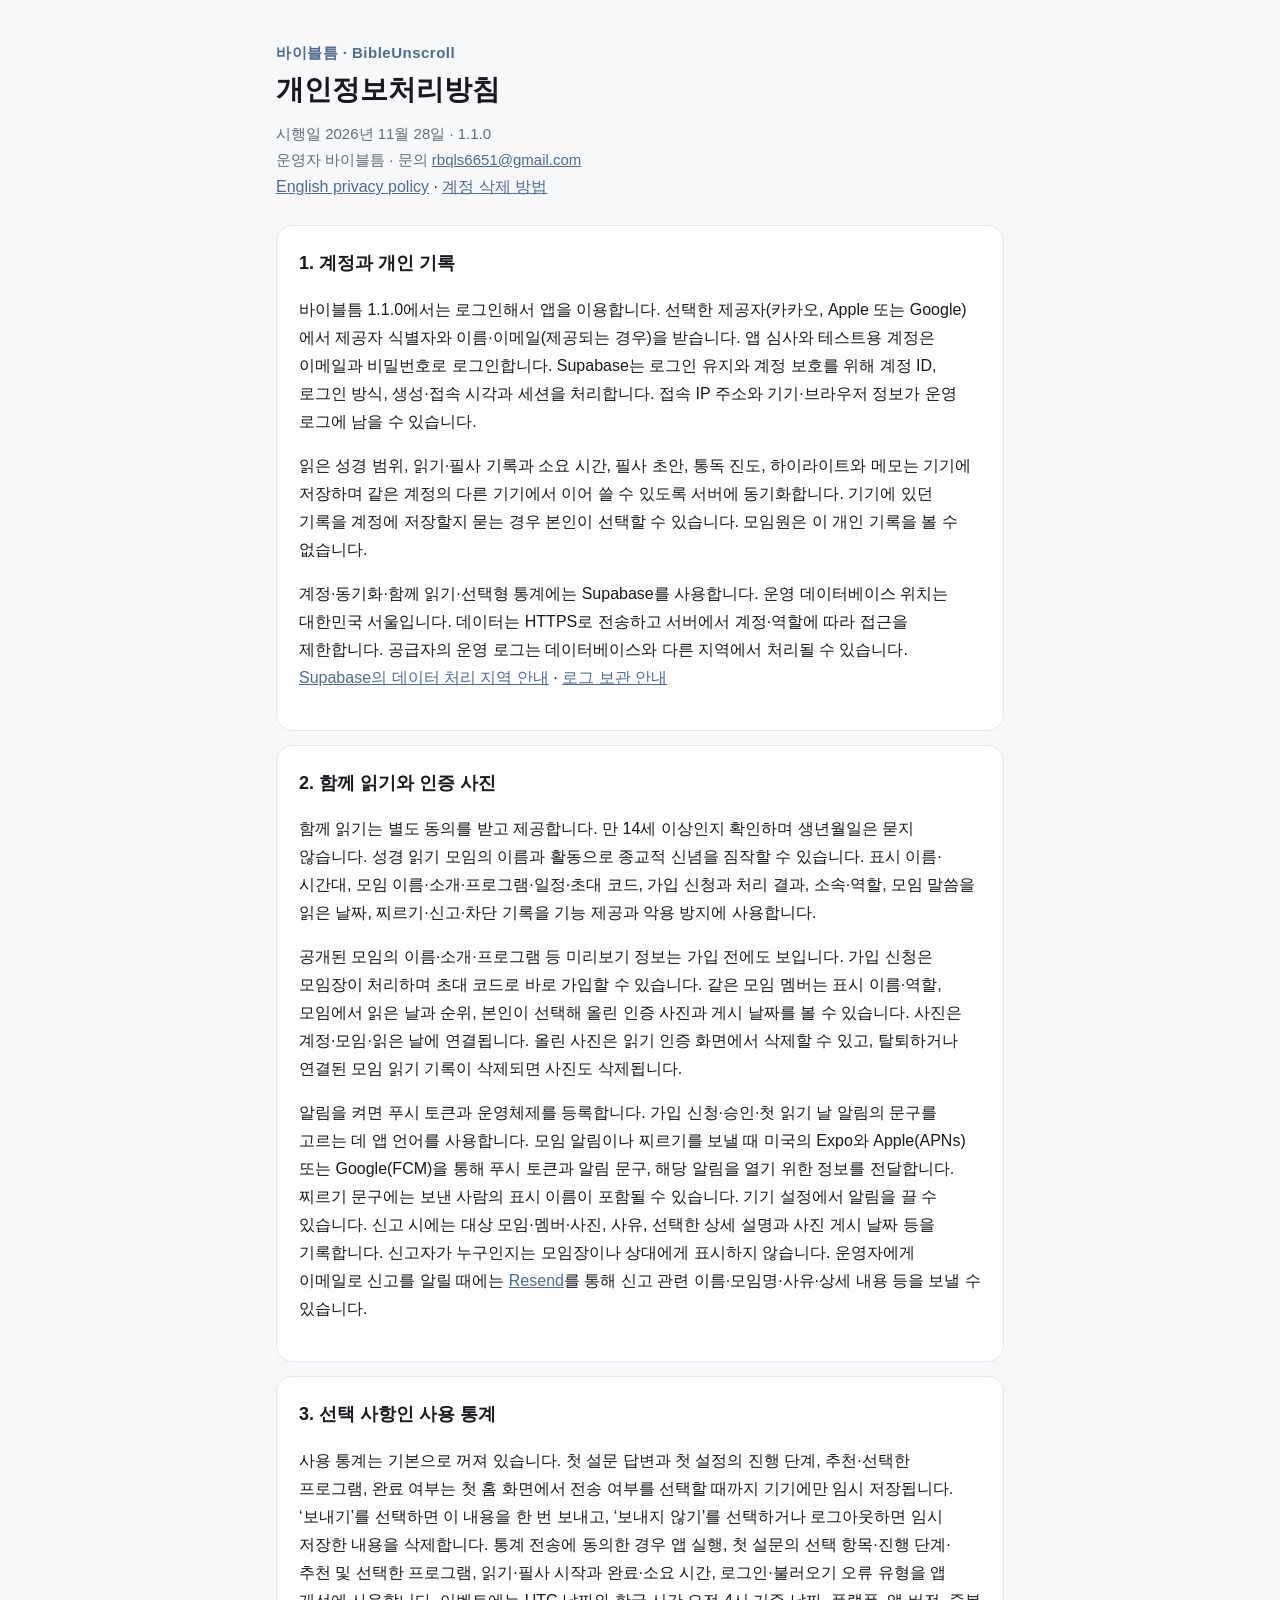
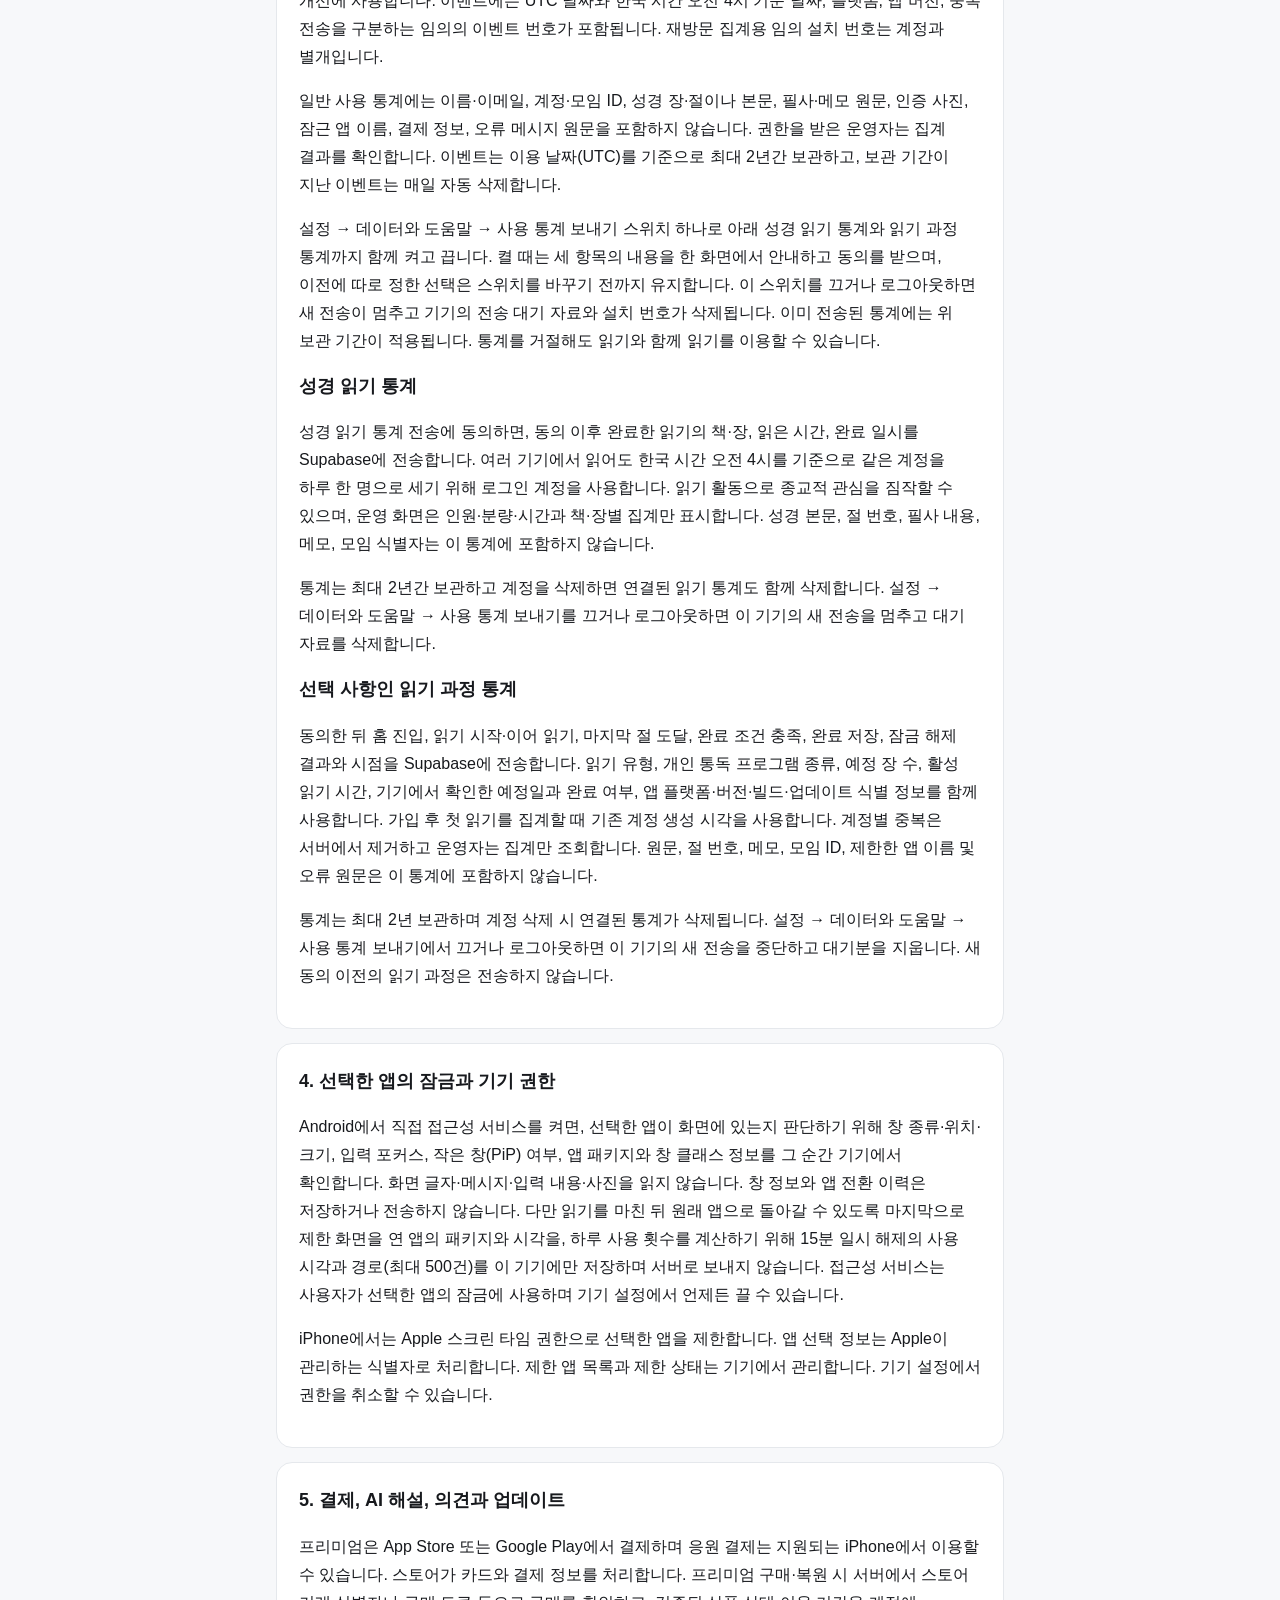
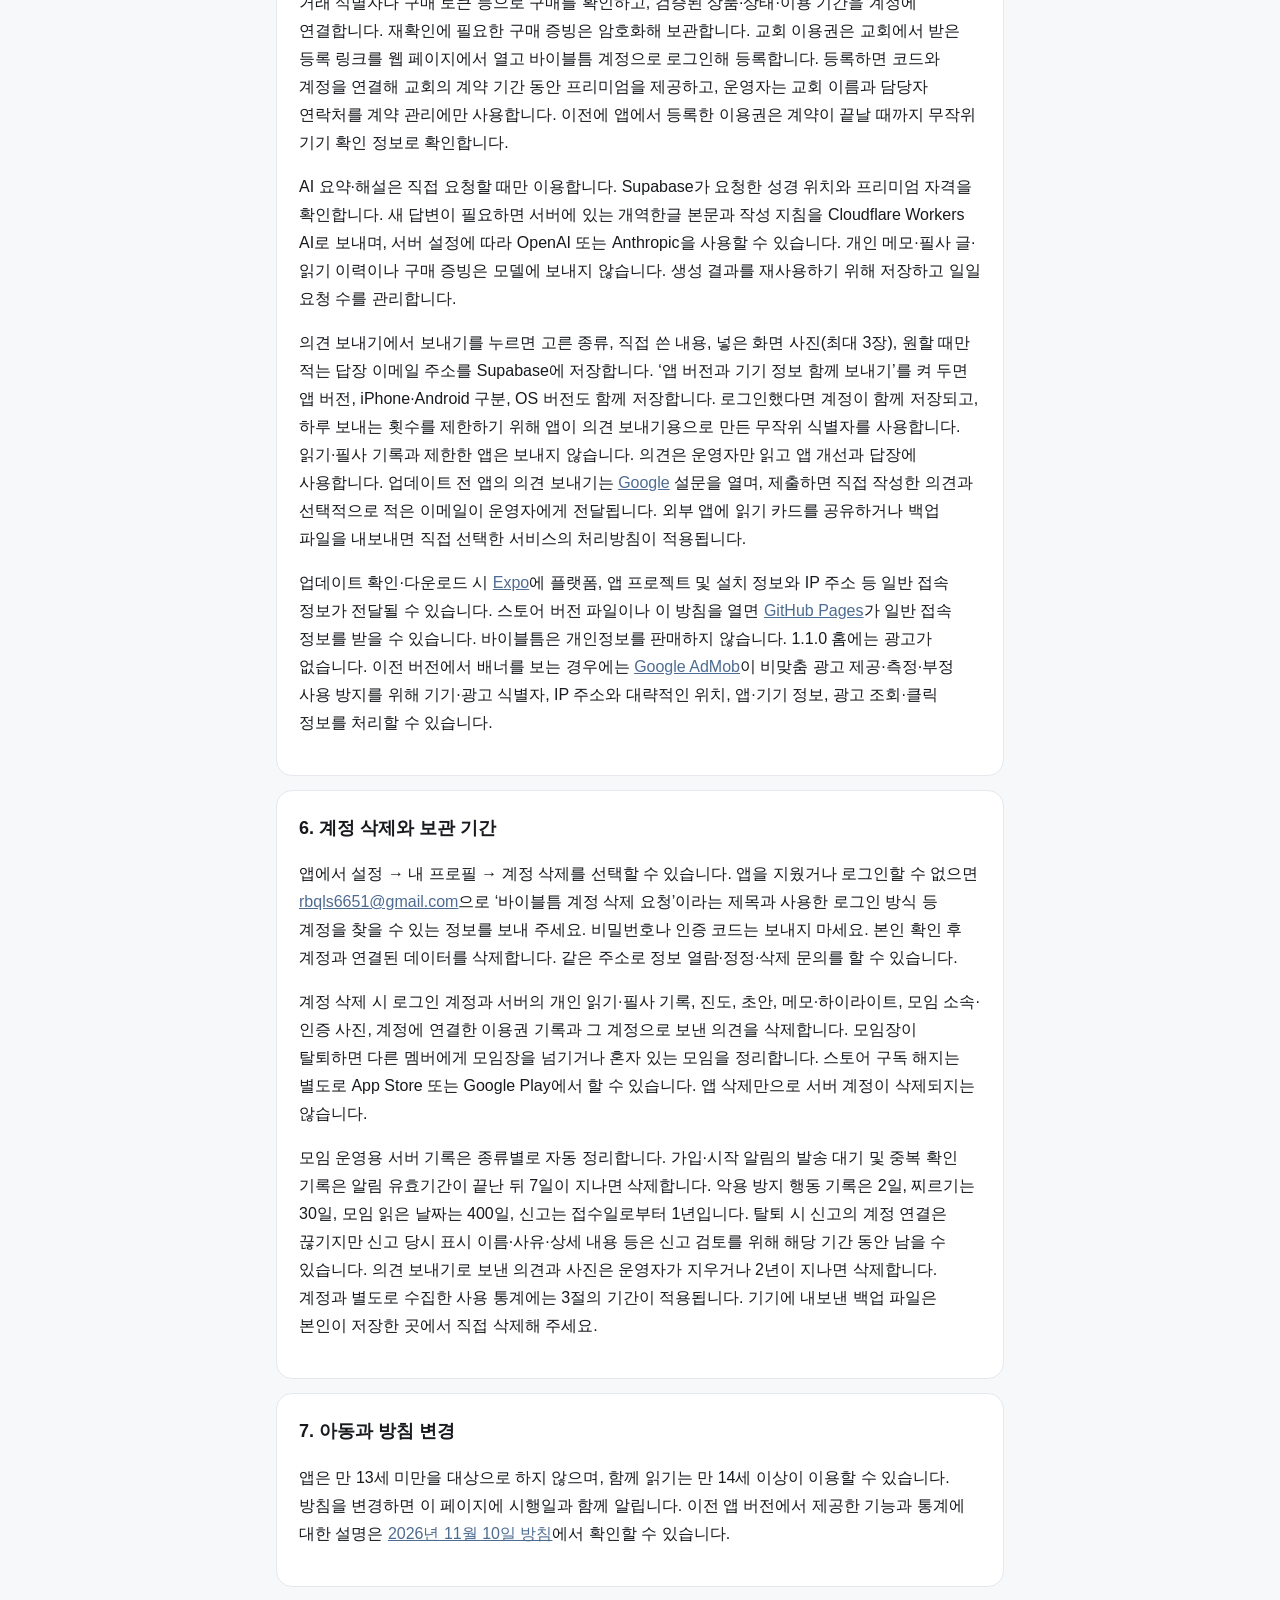
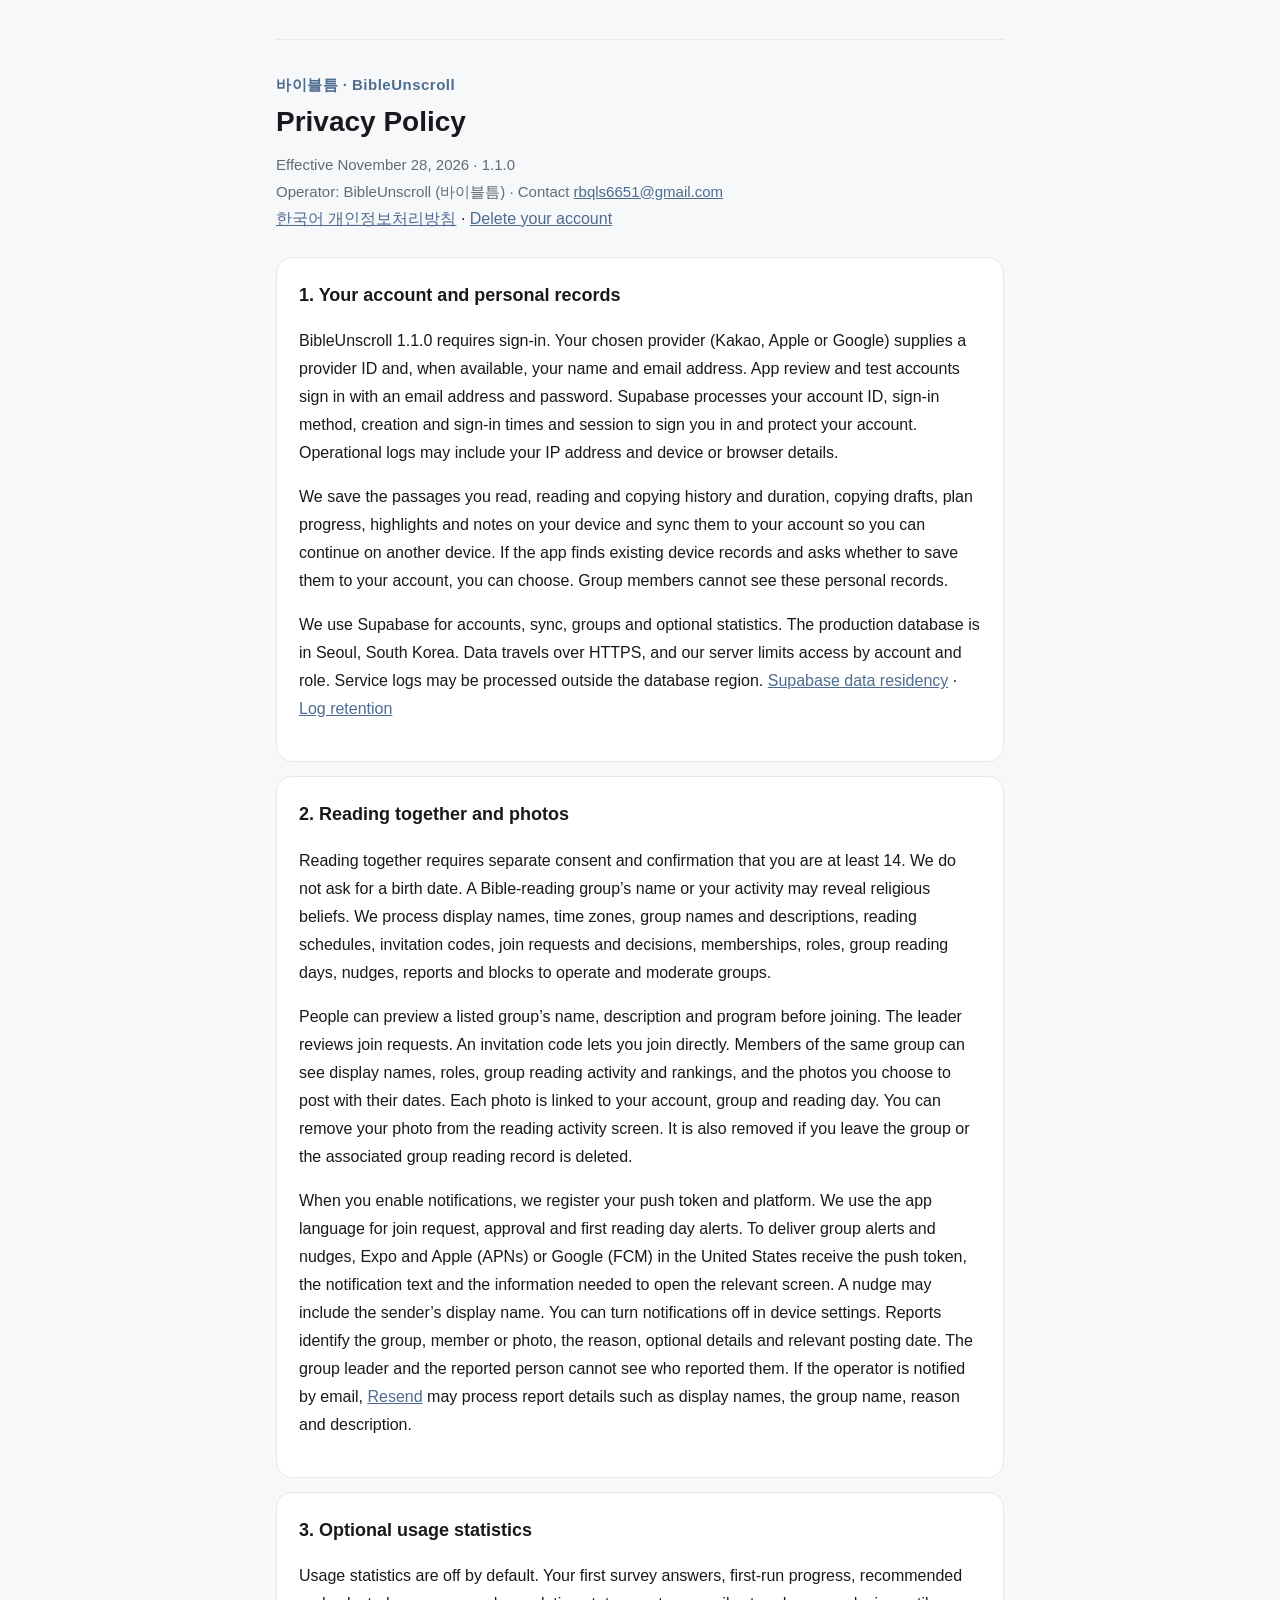
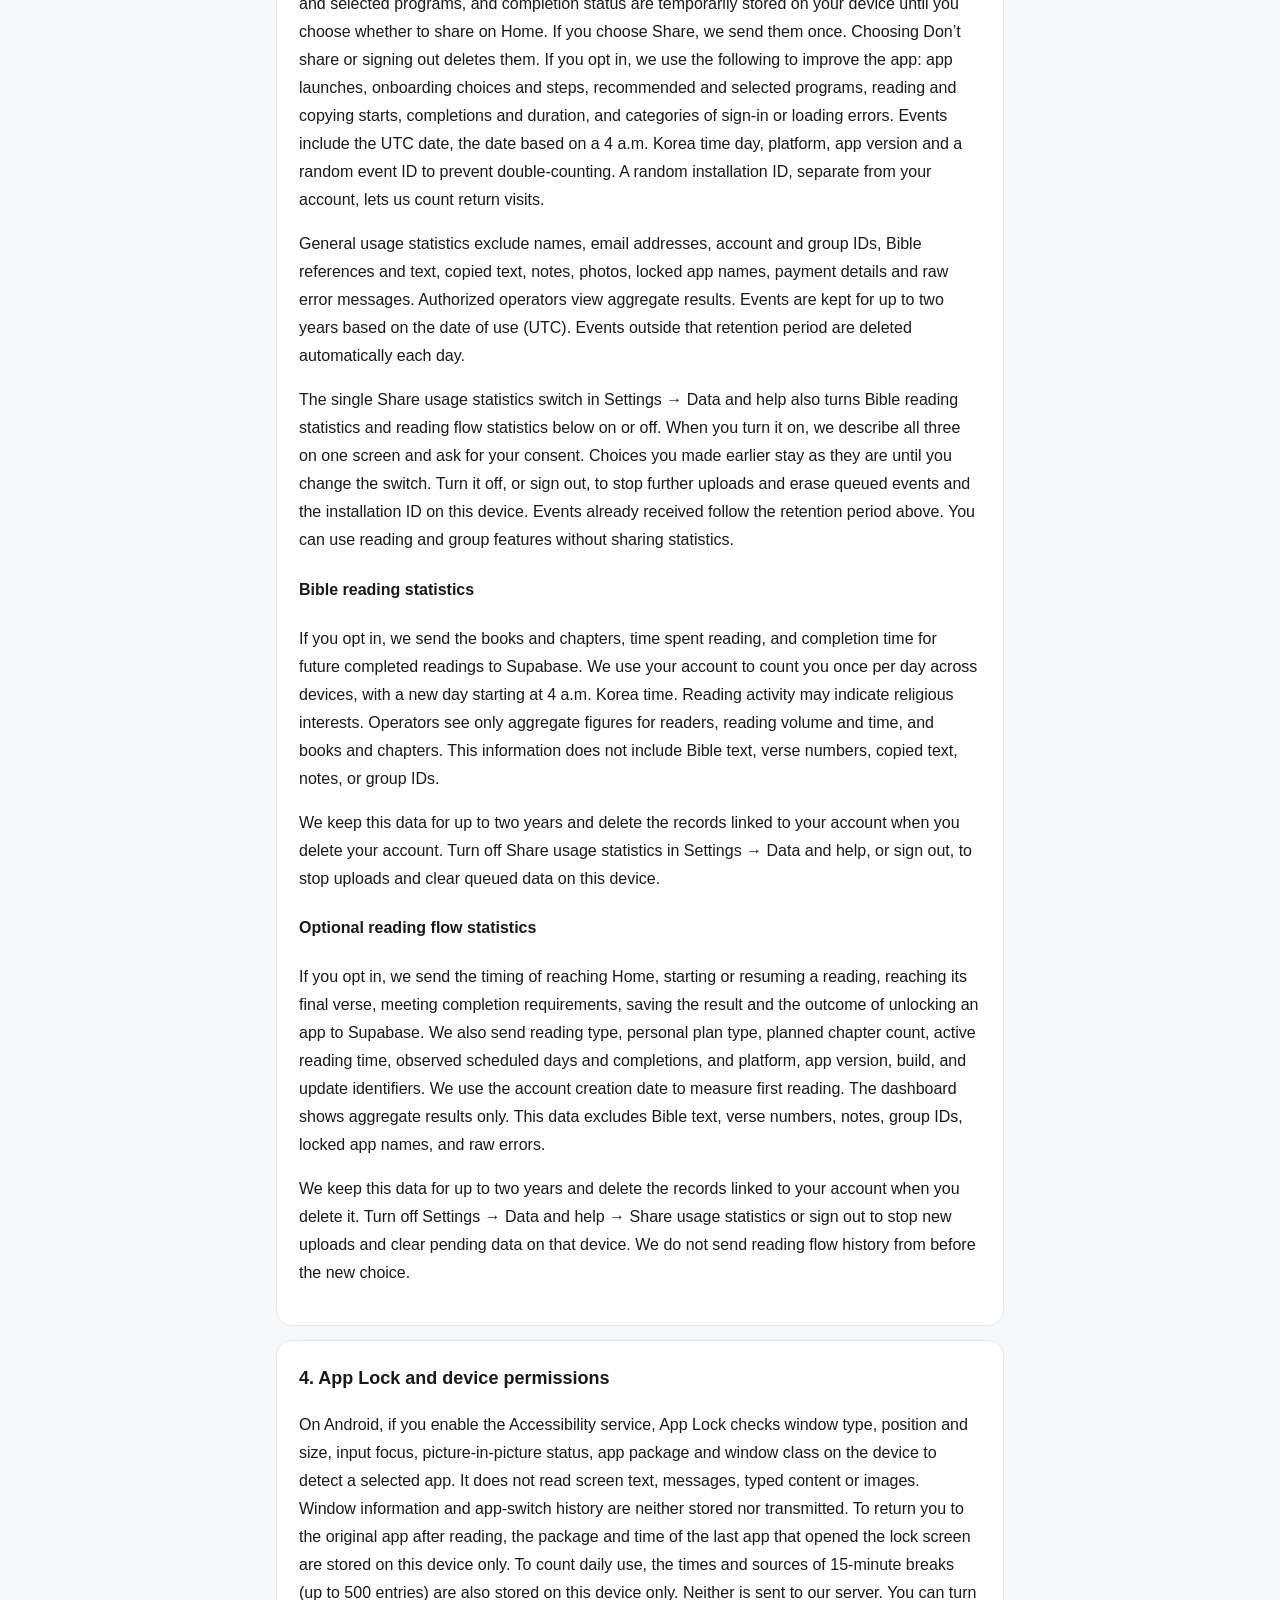
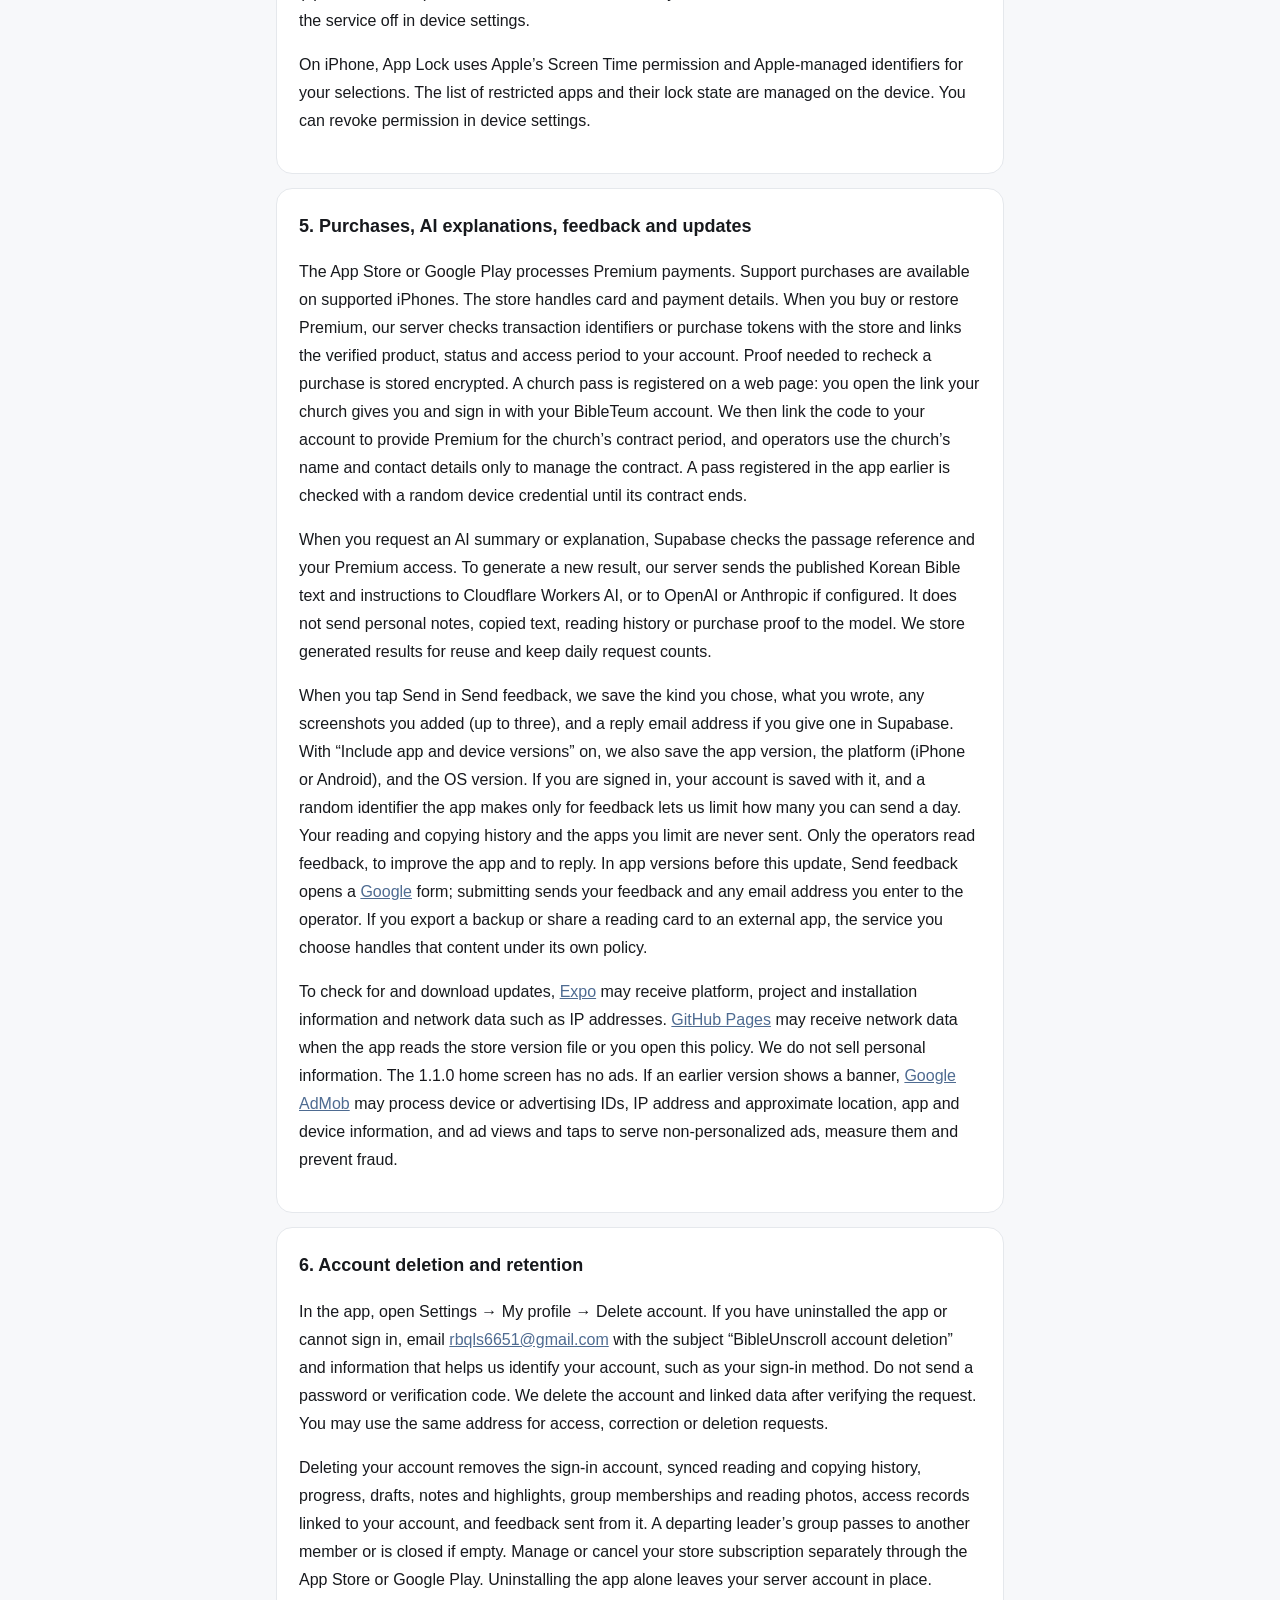
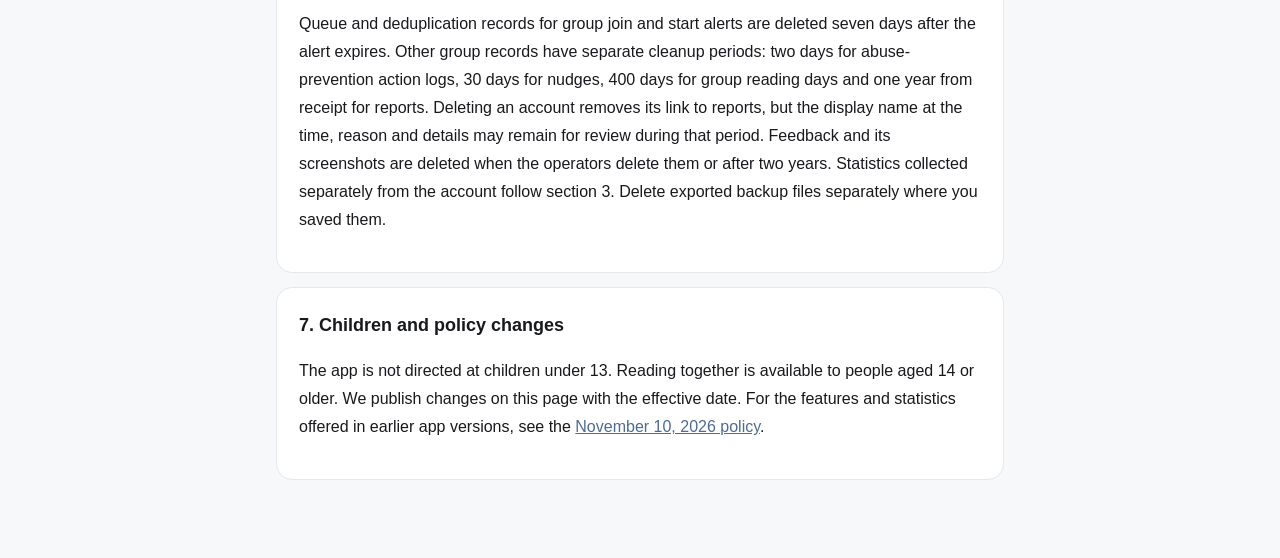
<file: index.html>
<!doctype html>
<html lang="ko">
<head>
<meta charset="utf-8" />
<meta name="viewport" content="width=device-width, initial-scale=1" />
<title>바이블틈 개인정보처리방침</title>
<meta name="description" content="바이블틈 앱의 개인정보처리방침" />
<style>
  :root { --bg:#F7F8FA; --card:#FFFFFF; --text:#17191D; --muted:#626B78; --border:#E5E8EC; --primary:#4E6B91; }
  @media (prefers-color-scheme: dark) {
    :root { --bg:#101318; --card:#14171C; --text:#F0F2F5; --muted:#A2ABB8; --border:#303640; --primary:#9AB4D8; }
  }
  * { box-sizing: border-box; }
  body { margin:0; background:var(--bg); color:var(--text);
         font-family:-apple-system, BlinkMacSystemFont, "Apple SD Gothic Neo", "Noto Sans KR", "Malgun Gothic", sans-serif;
         line-height:1.75; word-break:keep-all; }
  main { max-width:760px; margin:0 auto; padding:40px 16px 64px; }
  header { margin-bottom:24px; }
  .brand { color:var(--primary); font-weight:700; font-size:15px; letter-spacing:.5px; }
  h1 { font-size:28px; line-height:1.3; margin:6px 0 12px; }
  .meta { color:var(--muted); font-size:15px; }
  .card { background:var(--card); border:1px solid var(--border); border-radius:16px; padding:22px 22px; margin:14px 0; }
  h2, h3 { font-size:18px; margin:0 0 8px; }
  #english { margin-top:52px; border-top:1px solid var(--border); padding-top:32px; word-break:normal; }
  .policy-title { font-size:28px; line-height:1.3; margin:6px 0 12px; }
  p, li { font-size:16px; }
  ul { padding-left:20px; margin:8px 0; }
  a { color:var(--primary); }
  footer { color:var(--muted); font-size:14px; margin-top:28px; }
</style>
</head>
<body>
<main>
<article id="korean" lang="ko">
<header>
<div class="brand">바이블틈 · BibleUnscroll</div>
<h1 class="policy-title">개인정보처리방침</h1>
<div class="meta">시행일 2026년 11월 28일 · 1.1.0<br>운영자 바이블틈 · 문의 <a href="mailto:rbqls6651@gmail.com">rbqls6651@gmail.com</a></div>
<nav><a href="#english" lang="en">English privacy policy</a> · <a href="#groups-delete">계정 삭제 방법</a></nav>
</header>
<section class="card">
<h2>1. 계정과 개인 기록</h2>
<p>바이블틈 1.1.0에서는 로그인해서 앱을 이용합니다. 선택한 제공자(카카오, Apple 또는 Google)에서 제공자 식별자와 이름·이메일(제공되는 경우)을 받습니다. 앱 심사와 테스트용 계정은 이메일과 비밀번호로 로그인합니다. Supabase는 로그인 유지와 계정 보호를 위해 계정 ID, 로그인 방식, 생성·접속 시각과 세션을 처리합니다. 접속 IP 주소와 기기·브라우저 정보가 운영 로그에 남을 수 있습니다.</p>
<p>읽은 성경 범위, 읽기·필사 기록과 소요 시간, 필사 초안, 통독 진도, 하이라이트와 메모는 기기에 저장하며 같은 계정의 다른 기기에서 이어 쓸 수 있도록 서버에 동기화합니다. 기기에 있던 기록을 계정에 저장할지 묻는 경우 본인이 선택할 수 있습니다. 모임원은 이 개인 기록을 볼 수 없습니다.</p>
<p>계정·동기화·함께 읽기·선택형 통계에는 Supabase를 사용합니다. 운영 데이터베이스 위치는 대한민국 서울입니다. 데이터는 HTTPS로 전송하고 서버에서 계정·역할에 따라 접근을 제한합니다. 공급자의 운영 로그는 데이터베이스와 다른 지역에서 처리될 수 있습니다. <a href="https://supabase.com/legal/privacy-resources/data-residency-and-transfers-faq">Supabase의 데이터 처리 지역 안내</a> · <a href="https://supabase.com/docs/guides/observability/logs">로그 보관 안내</a></p>
</section>
<section class="card">
<h2>2. 함께 읽기와 인증 사진</h2>
<p>함께 읽기는 별도 동의를 받고 제공합니다. 만 14세 이상인지 확인하며 생년월일은 묻지 않습니다. 성경 읽기 모임의 이름과 활동으로 종교적 신념을 짐작할 수 있습니다. 표시 이름·시간대, 모임 이름·소개·프로그램·일정·초대 코드, 가입 신청과 처리 결과, 소속·역할, 모임 말씀을 읽은 날짜, 찌르기·신고·차단 기록을 기능 제공과 악용 방지에 사용합니다.</p>
<p>공개된 모임의 이름·소개·프로그램 등 미리보기 정보는 가입 전에도 보입니다. 가입 신청은 모임장이 처리하며 초대 코드로 바로 가입할 수 있습니다. 같은 모임 멤버는 표시 이름·역할, 모임에서 읽은 날과 순위, 본인이 선택해 올린 인증 사진과 게시 날짜를 볼 수 있습니다. 사진은 계정·모임·읽은 날에 연결됩니다. 올린 사진은 읽기 인증 화면에서 삭제할 수 있고, 탈퇴하거나 연결된 모임 읽기 기록이 삭제되면 사진도 삭제됩니다.</p>
<p>알림을 켜면 푸시 토큰과 운영체제를 등록합니다. 가입 신청·승인·첫 읽기 날 알림의 문구를 고르는 데 앱 언어를 사용합니다. 모임 알림이나 찌르기를 보낼 때 미국의 Expo와 Apple(APNs) 또는 Google(FCM)을 통해 푸시 토큰과 알림 문구, 해당 알림을 열기 위한 정보를 전달합니다. 찌르기 문구에는 보낸 사람의 표시 이름이 포함될 수 있습니다. 기기 설정에서 알림을 끌 수 있습니다. 신고 시에는 대상 모임·멤버·사진, 사유, 선택한 상세 설명과 사진 게시 날짜 등을 기록합니다. 신고자가 누구인지는 모임장이나 상대에게 표시하지 않습니다. 운영자에게 이메일로 신고를 알릴 때에는 <a href="https://resend.com/legal/privacy-policy">Resend</a>를 통해 신고 관련 이름·모임명·사유·상세 내용 등을 보낼 수 있습니다.</p>
</section>
<section class="card">
<h2>3. 선택 사항인 사용 통계</h2>
<p>사용 통계는 기본으로 꺼져 있습니다. 첫 설문 답변과 첫 설정의 진행 단계, 추천·선택한 프로그램, 완료 여부는 첫 홈 화면에서 전송 여부를 선택할 때까지 기기에만 임시 저장됩니다. ‘보내기’를 선택하면 이 내용을 한 번 보내고, ‘보내지 않기’를 선택하거나 로그아웃하면 임시 저장한 내용을 삭제합니다. 통계 전송에 동의한 경우 앱 실행, 첫 설문의 선택 항목·진행 단계·추천 및 선택한 프로그램, 읽기·필사 시작과 완료·소요 시간, 로그인·불러오기 오류 유형을 앱 개선에 사용합니다. 이벤트에는 UTC 날짜와 한국 시간 오전 4시 기준 날짜, 플랫폼, 앱 버전, 중복 전송을 구분하는 임의의 이벤트 번호가 포함됩니다. 재방문 집계용 임의 설치 번호는 계정과 별개입니다.</p>
<p>일반 사용 통계에는 이름·이메일, 계정·모임 ID, 성경 장·절이나 본문, 필사·메모 원문, 인증 사진, 잠근 앱 이름, 결제 정보, 오류 메시지 원문을 포함하지 않습니다. 권한을 받은 운영자는 집계 결과를 확인합니다. 이벤트는 이용 날짜(UTC)를 기준으로 최대 2년간 보관하고, 보관 기간이 지난 이벤트는 매일 자동 삭제합니다.</p>
<p>설정 → 데이터와 도움말 → 사용 통계 보내기 스위치 하나로 아래 성경 읽기 통계와 읽기 과정 통계까지 함께 켜고 끕니다. 켤 때는 세 항목의 내용을 한 화면에서 안내하고 동의를 받으며, 이전에 따로 정한 선택은 스위치를 바꾸기 전까지 유지합니다. 이 스위치를 끄거나 로그아웃하면 새 전송이 멈추고 기기의 전송 대기 자료와 설치 번호가 삭제됩니다. 이미 전송된 통계에는 위 보관 기간이 적용됩니다. 통계를 거절해도 읽기와 함께 읽기를 이용할 수 있습니다.</p>
<h3>성경 읽기 통계</h3>
<p>성경 읽기 통계 전송에 동의하면, 동의 이후 완료한 읽기의 책·장, 읽은 시간, 완료 일시를 Supabase에 전송합니다. 여러 기기에서 읽어도 한국 시간 오전 4시를 기준으로 같은 계정을 하루 한 명으로 세기 위해 로그인 계정을 사용합니다. 읽기 활동으로 종교적 관심을 짐작할 수 있으며, 운영 화면은 인원·분량·시간과 책·장별 집계만 표시합니다. 성경 본문, 절 번호, 필사 내용, 메모, 모임 식별자는 이 통계에 포함하지 않습니다.</p>
<p>통계는 최대 2년간 보관하고 계정을 삭제하면 연결된 읽기 통계도 함께 삭제합니다. 설정 → 데이터와 도움말 → 사용 통계 보내기를 끄거나 로그아웃하면 이 기기의 새 전송을 멈추고 대기 자료를 삭제합니다.</p>
<h3>선택 사항인 읽기 과정 통계</h3>
<p>동의한 뒤 홈 진입, 읽기 시작·이어 읽기, 마지막 절 도달, 완료 조건 충족, 완료 저장, 잠금 해제 결과와 시점을 Supabase에 전송합니다. 읽기 유형, 개인 통독 프로그램 종류, 예정 장 수, 활성 읽기 시간, 기기에서 확인한 예정일과 완료 여부, 앱 플랫폼·버전·빌드·업데이트 식별 정보를 함께 사용합니다. 가입 후 첫 읽기를 집계할 때 기존 계정 생성 시각을 사용합니다. 계정별 중복은 서버에서 제거하고 운영자는 집계만 조회합니다. 원문, 절 번호, 메모, 모임 ID, 제한한 앱 이름 및 오류 원문은 이 통계에 포함하지 않습니다.</p>
<p>통계는 최대 2년 보관하며 계정 삭제 시 연결된 통계가 삭제됩니다. 설정 → 데이터와 도움말 → 사용 통계 보내기에서 끄거나 로그아웃하면 이 기기의 새 전송을 중단하고 대기분을 지웁니다. 새 동의 이전의 읽기 과정은 전송하지 않습니다.</p>
</section>
<section class="card">
<h2>4. 선택한 앱의 잠금과 기기 권한</h2>
<p>Android에서 직접 접근성 서비스를 켜면, 선택한 앱이 화면에 있는지 판단하기 위해 창 종류·위치·크기, 입력 포커스, 작은 창(PiP) 여부, 앱 패키지와 창 클래스 정보를 그 순간 기기에서 확인합니다. 화면 글자·메시지·입력 내용·사진을 읽지 않습니다. 창 정보와 앱 전환 이력은 저장하거나 전송하지 않습니다. 다만 읽기를 마친 뒤 원래 앱으로 돌아갈 수 있도록 마지막으로 제한 화면을 연 앱의 패키지와 시각을, 하루 사용 횟수를 계산하기 위해 15분 일시 해제의 사용 시각과 경로(최대 500건)를 이 기기에만 저장하며 서버로 보내지 않습니다. 접근성 서비스는 사용자가 선택한 앱의 잠금에 사용하며 기기 설정에서 언제든 끌 수 있습니다.</p>
<p>iPhone에서는 Apple 스크린 타임 권한으로 선택한 앱을 제한합니다. 앱 선택 정보는 Apple이 관리하는 식별자로 처리합니다. 제한 앱 목록과 제한 상태는 기기에서 관리합니다. 기기 설정에서 권한을 취소할 수 있습니다.</p>
</section>
<section class="card">
<h2>5. 결제, AI 해설, 의견과 업데이트</h2>
<p>프리미엄은 App Store 또는 Google Play에서 결제하며 응원 결제는 지원되는 iPhone에서 이용할 수 있습니다. 스토어가 카드와 결제 정보를 처리합니다. 프리미엄 구매·복원 시 서버에서 스토어 거래 식별자나 구매 토큰 등으로 구매를 확인하고, 검증된 상품·상태·이용 기간을 계정에 연결합니다. 재확인에 필요한 구매 증빙은 암호화해 보관합니다. 교회 이용권은 교회에서 받은 등록 링크를 웹 페이지에서 열고 바이블틈 계정으로 로그인해 등록합니다. 등록하면 코드와 계정을 연결해 교회의 계약 기간 동안 프리미엄을 제공하고, 운영자는 교회 이름과 담당자 연락처를 계약 관리에만 사용합니다. 이전에 앱에서 등록한 이용권은 계약이 끝날 때까지 무작위 기기 확인 정보로 확인합니다.</p>
<p>AI 요약·해설은 직접 요청할 때만 이용합니다. Supabase가 요청한 성경 위치와 프리미엄 자격을 확인합니다. 새 답변이 필요하면 서버에 있는 개역한글 본문과 작성 지침을 Cloudflare Workers AI로 보내며, 서버 설정에 따라 OpenAI 또는 Anthropic을 사용할 수 있습니다. 개인 메모·필사 글·읽기 이력이나 구매 증빙은 모델에 보내지 않습니다. 생성 결과를 재사용하기 위해 저장하고 일일 요청 수를 관리합니다.</p>
<p>의견 보내기에서 보내기를 누르면 고른 종류, 직접 쓴 내용, 넣은 화면 사진(최대 3장), 원할 때만 적는 답장 이메일 주소를 Supabase에 저장합니다. ‘앱 버전과 기기 정보 함께 보내기’를 켜 두면 앱 버전, iPhone·Android 구분, OS 버전도 함께 저장합니다. 로그인했다면 계정이 함께 저장되고, 하루 보내는 횟수를 제한하기 위해 앱이 의견 보내기용으로 만든 무작위 식별자를 사용합니다. 읽기·필사 기록과 제한한 앱은 보내지 않습니다. 의견은 운영자만 읽고 앱 개선과 답장에 사용합니다. 업데이트 전 앱의 의견 보내기는 <a href="https://policies.google.com/privacy">Google</a> 설문을 열며, 제출하면 직접 작성한 의견과 선택적으로 적은 이메일이 운영자에게 전달됩니다. 외부 앱에 읽기 카드를 공유하거나 백업 파일을 내보내면 직접 선택한 서비스의 처리방침이 적용됩니다.</p>
<p>업데이트 확인·다운로드 시 <a href="https://expo.dev/privacy">Expo</a>에 플랫폼, 앱 프로젝트 및 설치 정보와 IP 주소 등 일반 접속 정보가 전달될 수 있습니다. 스토어 버전 파일이나 이 방침을 열면 <a href="https://docs.github.com/site-policy/privacy-policies/github-general-privacy-statement">GitHub Pages</a>가 일반 접속 정보를 받을 수 있습니다. 바이블틈은 개인정보를 판매하지 않습니다. 1.1.0 홈에는 광고가 없습니다. 이전 버전에서 배너를 보는 경우에는 <a href="https://policies.google.com/technologies/partner-sites">Google AdMob</a>이 비맞춤 광고 제공·측정·부정 사용 방지를 위해 기기·광고 식별자, IP 주소와 대략적인 위치, 앱·기기 정보, 광고 조회·클릭 정보를 처리할 수 있습니다.</p>
</section>
<section class="card" id="groups-delete">
<h2>6. 계정 삭제와 보관 기간</h2>
<p>앱에서 설정 → 내 프로필 → 계정 삭제를 선택할 수 있습니다. 앱을 지웠거나 로그인할 수 없으면 <a href="mailto:rbqls6651@gmail.com">rbqls6651@gmail.com</a>으로 ‘바이블틈 계정 삭제 요청’이라는 제목과 사용한 로그인 방식 등 계정을 찾을 수 있는 정보를 보내 주세요. 비밀번호나 인증 코드는 보내지 마세요. 본인 확인 후 계정과 연결된 데이터를 삭제합니다. 같은 주소로 정보 열람·정정·삭제 문의를 할 수 있습니다.</p>
<p>계정 삭제 시 로그인 계정과 서버의 개인 읽기·필사 기록, 진도, 초안, 메모·하이라이트, 모임 소속·인증 사진, 계정에 연결한 이용권 기록과 그 계정으로 보낸 의견을 삭제합니다. 모임장이 탈퇴하면 다른 멤버에게 모임장을 넘기거나 혼자 있는 모임을 정리합니다. 스토어 구독 해지는 별도로 App Store 또는 Google Play에서 할 수 있습니다. 앱 삭제만으로 서버 계정이 삭제되지는 않습니다.</p>
<p>모임 운영용 서버 기록은 종류별로 자동 정리합니다. 가입·시작 알림의 발송 대기 및 중복 확인 기록은 알림 유효기간이 끝난 뒤 7일이 지나면 삭제합니다. 악용 방지 행동 기록은 2일, 찌르기는 30일, 모임 읽은 날짜는 400일, 신고는 접수일로부터 1년입니다. 탈퇴 시 신고의 계정 연결은 끊기지만 신고 당시 표시 이름·사유·상세 내용 등은 신고 검토를 위해 해당 기간 동안 남을 수 있습니다. 의견 보내기로 보낸 의견과 사진은 운영자가 지우거나 2년이 지나면 삭제합니다. 계정과 별도로 수집한 사용 통계에는 3절의 기간이 적용됩니다. 기기에 내보낸 백업 파일은 본인이 저장한 곳에서 직접 삭제해 주세요.</p>
</section>
<section class="card">
<h2>7. 아동과 방침 변경</h2>
<p>앱은 만 13세 미만을 대상으로 하지 않으며, 함께 읽기는 만 14세 이상이 이용할 수 있습니다. 방침을 변경하면 이 페이지에 시행일과 함께 알립니다. 이전 앱 버전에서 제공한 기능과 통계에 대한 설명은 <a href="2026-11-10.html#korean">2026년 11월 10일 방침</a>에서 확인할 수 있습니다.</p>
</section>
</article>
<article id="english" lang="en">
<header>
<div class="brand">바이블틈 · BibleUnscroll</div>
<h2 class="policy-title">Privacy Policy</h2>
<div class="meta">Effective November 28, 2026 · 1.1.0<br>Operator: BibleUnscroll (바이블틈) · Contact <a href="mailto:rbqls6651@gmail.com">rbqls6651@gmail.com</a></div>
<nav><a href="#korean" lang="ko">한국어 개인정보처리방침</a> · <a href="#delete-account">Delete your account</a></nav>
</header>
<section class="card">
<h3>1. Your account and personal records</h3>
<p>BibleUnscroll 1.1.0 requires sign-in. Your chosen provider (Kakao, Apple or Google) supplies a provider ID and, when available, your name and email address. App review and test accounts sign in with an email address and password. Supabase processes your account ID, sign-in method, creation and sign-in times and session to sign you in and protect your account. Operational logs may include your IP address and device or browser details.</p>
<p>We save the passages you read, reading and copying history and duration, copying drafts, plan progress, highlights and notes on your device and sync them to your account so you can continue on another device. If the app finds existing device records and asks whether to save them to your account, you can choose. Group members cannot see these personal records.</p>
<p>We use Supabase for accounts, sync, groups and optional statistics. The production database is in Seoul, South Korea. Data travels over HTTPS, and our server limits access by account and role. Service logs may be processed outside the database region. <a href="https://supabase.com/legal/privacy-resources/data-residency-and-transfers-faq">Supabase data residency</a> · <a href="https://supabase.com/docs/guides/observability/logs">Log retention</a></p>
</section>
<section class="card">
<h3>2. Reading together and photos</h3>
<p>Reading together requires separate consent and confirmation that you are at least 14. We do not ask for a birth date. A Bible-reading group’s name or your activity may reveal religious beliefs. We process display names, time zones, group names and descriptions, reading schedules, invitation codes, join requests and decisions, memberships, roles, group reading days, nudges, reports and blocks to operate and moderate groups.</p>
<p>People can preview a listed group’s name, description and program before joining. The leader reviews join requests. An invitation code lets you join directly. Members of the same group can see display names, roles, group reading activity and rankings, and the photos you choose to post with their dates. Each photo is linked to your account, group and reading day. You can remove your photo from the reading activity screen. It is also removed if you leave the group or the associated group reading record is deleted.</p>
<p>When you enable notifications, we register your push token and platform. We use the app language for join request, approval and first reading day alerts. To deliver group alerts and nudges, Expo and Apple (APNs) or Google (FCM) in the United States receive the push token, the notification text and the information needed to open the relevant screen. A nudge may include the sender’s display name. You can turn notifications off in device settings. Reports identify the group, member or photo, the reason, optional details and relevant posting date. The group leader and the reported person cannot see who reported them. If the operator is notified by email, <a href="https://resend.com/legal/privacy-policy">Resend</a> may process report details such as display names, the group name, reason and description.</p>
</section>
<section class="card">
<h3>3. Optional usage statistics</h3>
<p>Usage statistics are off by default. Your first survey answers, first-run progress, recommended and selected programs, and completion status are temporarily stored on your device until you choose whether to share on Home. If you choose Share, we send them once. Choosing Don’t share or signing out deletes them. If you opt in, we use the following to improve the app: app launches, onboarding choices and steps, recommended and selected programs, reading and copying starts, completions and duration, and categories of sign-in or loading errors. Events include the UTC date, the date based on a 4 a.m. Korea time day, platform, app version and a random event ID to prevent double-counting. A random installation ID, separate from your account, lets us count return visits.</p>
<p>General usage statistics exclude names, email addresses, account and group IDs, Bible references and text, copied text, notes, photos, locked app names, payment details and raw error messages. Authorized operators view aggregate results. Events are kept for up to two years based on the date of use (UTC). Events outside that retention period are deleted automatically each day.</p>
<p>The single Share usage statistics switch in Settings → Data and help also turns Bible reading statistics and reading flow statistics below on or off. When you turn it on, we describe all three on one screen and ask for your consent. Choices you made earlier stay as they are until you change the switch. Turn it off, or sign out, to stop further uploads and erase queued events and the installation ID on this device. Events already received follow the retention period above. You can use reading and group features without sharing statistics.</p>
<h4>Bible reading statistics</h4>
<p>If you opt in, we send the books and chapters, time spent reading, and completion time for future completed readings to Supabase. We use your account to count you once per day across devices, with a new day starting at 4 a.m. Korea time. Reading activity may indicate religious interests. Operators see only aggregate figures for readers, reading volume and time, and books and chapters. This information does not include Bible text, verse numbers, copied text, notes, or group IDs.</p>
<p>We keep this data for up to two years and delete the records linked to your account when you delete your account. Turn off Share usage statistics in Settings → Data and help, or sign out, to stop uploads and clear queued data on this device.</p>
<h4>Optional reading flow statistics</h4>
<p>If you opt in, we send the timing of reaching Home, starting or resuming a reading, reaching its final verse, meeting completion requirements, saving the result and the outcome of unlocking an app to Supabase. We also send reading type, personal plan type, planned chapter count, active reading time, observed scheduled days and completions, and platform, app version, build, and update identifiers. We use the account creation date to measure first reading. The dashboard shows aggregate results only. This data excludes Bible text, verse numbers, notes, group IDs, locked app names, and raw errors.</p>
<p>We keep this data for up to two years and delete the records linked to your account when you delete it. Turn off Settings → Data and help → Share usage statistics or sign out to stop new uploads and clear pending data on that device. We do not send reading flow history from before the new choice.</p>
</section>
<section class="card">
<h3>4. App Lock and device permissions</h3>
<p>On Android, if you enable the Accessibility service, App Lock checks window type, position and size, input focus, picture-in-picture status, app package and window class on the device to detect a selected app. It does not read screen text, messages, typed content or images. Window information and app-switch history are neither stored nor transmitted. To return you to the original app after reading, the package and time of the last app that opened the lock screen are stored on this device only. To count daily use, the times and sources of 15-minute breaks (up to 500 entries) are also stored on this device only. Neither is sent to our server. You can turn the service off in device settings.</p>
<p>On iPhone, App Lock uses Apple’s Screen Time permission and Apple-managed identifiers for your selections. The list of restricted apps and their lock state are managed on the device. You can revoke permission in device settings.</p>
</section>
<section class="card">
<h3>5. Purchases, AI explanations, feedback and updates</h3>
<p>The App Store or Google Play processes Premium payments. Support purchases are available on supported iPhones. The store handles card and payment details. When you buy or restore Premium, our server checks transaction identifiers or purchase tokens with the store and links the verified product, status and access period to your account. Proof needed to recheck a purchase is stored encrypted. A church pass is registered on a web page: you open the link your church gives you and sign in with your BibleTeum account. We then link the code to your account to provide Premium for the church’s contract period, and operators use the church’s name and contact details only to manage the contract. A pass registered in the app earlier is checked with a random device credential until its contract ends.</p>
<p>When you request an AI summary or explanation, Supabase checks the passage reference and your Premium access. To generate a new result, our server sends the published Korean Bible text and instructions to Cloudflare Workers AI, or to OpenAI or Anthropic if configured. It does not send personal notes, copied text, reading history or purchase proof to the model. We store generated results for reuse and keep daily request counts.</p>
<p>When you tap Send in Send feedback, we save the kind you chose, what you wrote, any screenshots you added (up to three), and a reply email address if you give one in Supabase. With “Include app and device versions” on, we also save the app version, the platform (iPhone or Android), and the OS version. If you are signed in, your account is saved with it, and a random identifier the app makes only for feedback lets us limit how many you can send a day. Your reading and copying history and the apps you limit are never sent. Only the operators read feedback, to improve the app and to reply. In app versions before this update, Send feedback opens a <a href="https://policies.google.com/privacy">Google</a> form; submitting sends your feedback and any email address you enter to the operator. If you export a backup or share a reading card to an external app, the service you choose handles that content under its own policy.</p>
<p>To check for and download updates, <a href="https://expo.dev/privacy">Expo</a> may receive platform, project and installation information and network data such as IP addresses. <a href="https://docs.github.com/site-policy/privacy-policies/github-general-privacy-statement">GitHub Pages</a> may receive network data when the app reads the store version file or you open this policy. We do not sell personal information. The 1.1.0 home screen has no ads. If an earlier version shows a banner, <a href="https://policies.google.com/technologies/partner-sites">Google AdMob</a> may process device or advertising IDs, IP address and approximate location, app and device information, and ad views and taps to serve non-personalized ads, measure them and prevent fraud.</p>
</section>
<section class="card" id="delete-account">
<h3>6. Account deletion and retention</h3>
<p>In the app, open Settings → My profile → Delete account. If you have uninstalled the app or cannot sign in, email <a href="mailto:rbqls6651@gmail.com">rbqls6651@gmail.com</a> with the subject “BibleUnscroll account deletion” and information that helps us identify your account, such as your sign-in method. Do not send a password or verification code. We delete the account and linked data after verifying the request. You may use the same address for access, correction or deletion requests.</p>
<p>Deleting your account removes the sign-in account, synced reading and copying history, progress, drafts, notes and highlights, group memberships and reading photos, access records linked to your account, and feedback sent from it. A departing leader’s group passes to another member or is closed if empty. Manage or cancel your store subscription separately through the App Store or Google Play. Uninstalling the app alone leaves your server account in place.</p>
<p>Queue and deduplication records for group join and start alerts are deleted seven days after the alert expires. Other group records have separate cleanup periods: two days for abuse-prevention action logs, 30 days for nudges, 400 days for group reading days and one year from receipt for reports. Deleting an account removes its link to reports, but the display name at the time, reason and details may remain for review during that period. Feedback and its screenshots are deleted when the operators delete them or after two years. Statistics collected separately from the account follow section 3. Delete exported backup files separately where you saved them.</p>
</section>
<section class="card">
<h3>7. Children and policy changes</h3>
<p>The app is not directed at children under 13. Reading together is available to people aged 14 or older. We publish changes on this page with the effective date. For the features and statistics offered in earlier app versions, see the <a href="2026-11-10.html#english">November 10, 2026 policy</a>.</p>
</section>
</article>
</main>
</body>
</html>
</file>
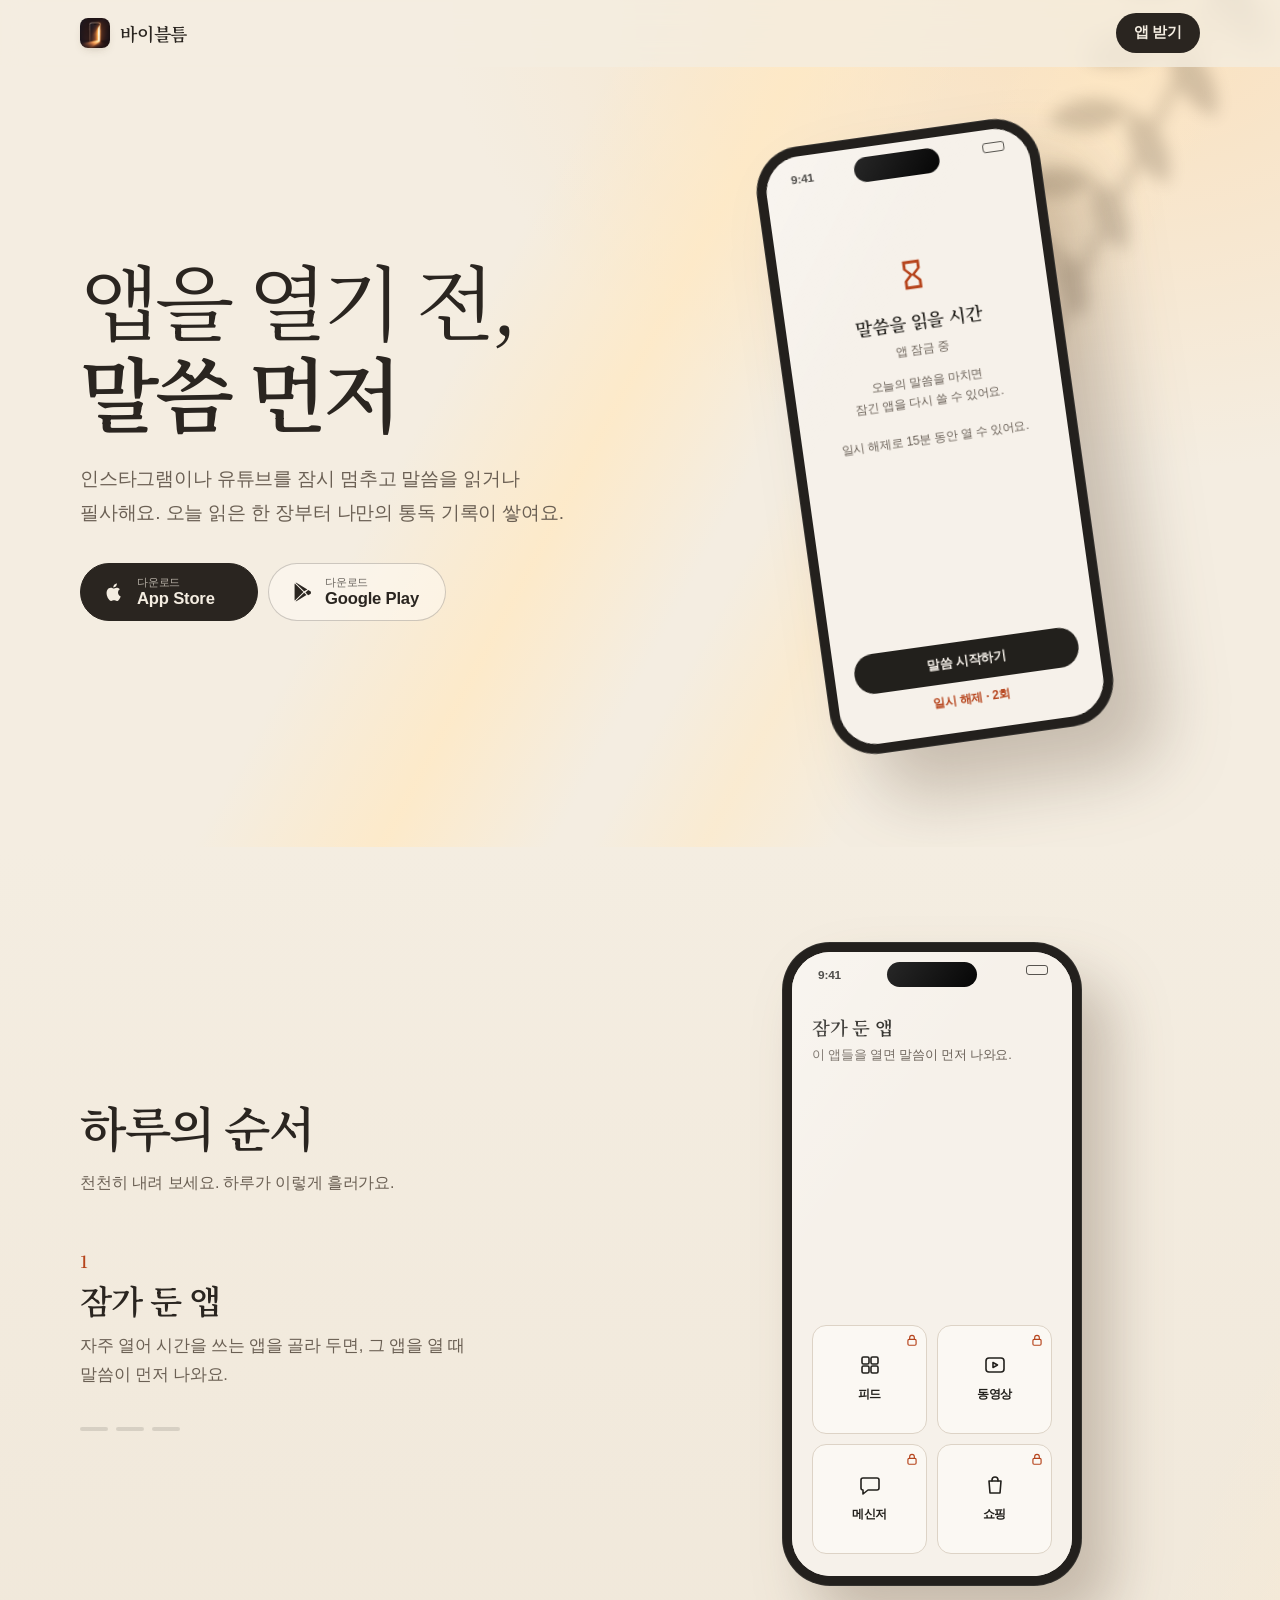
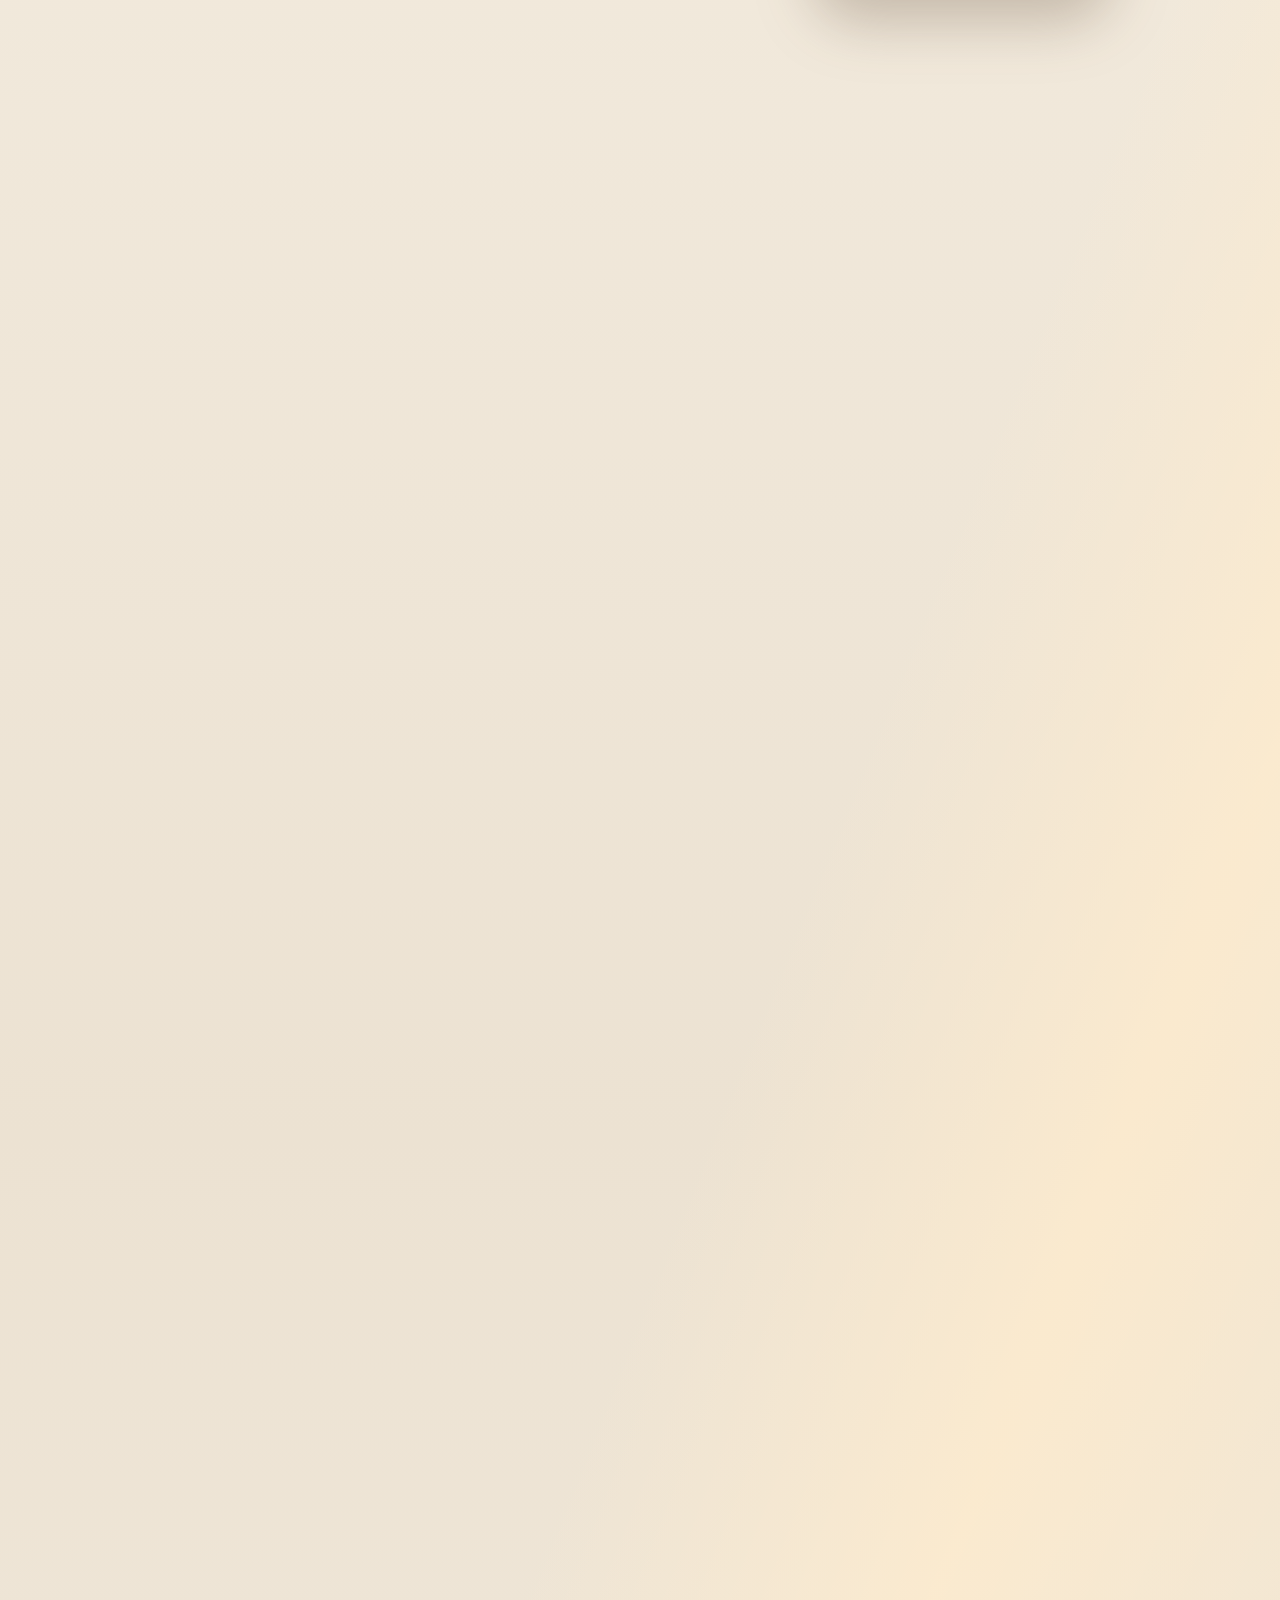
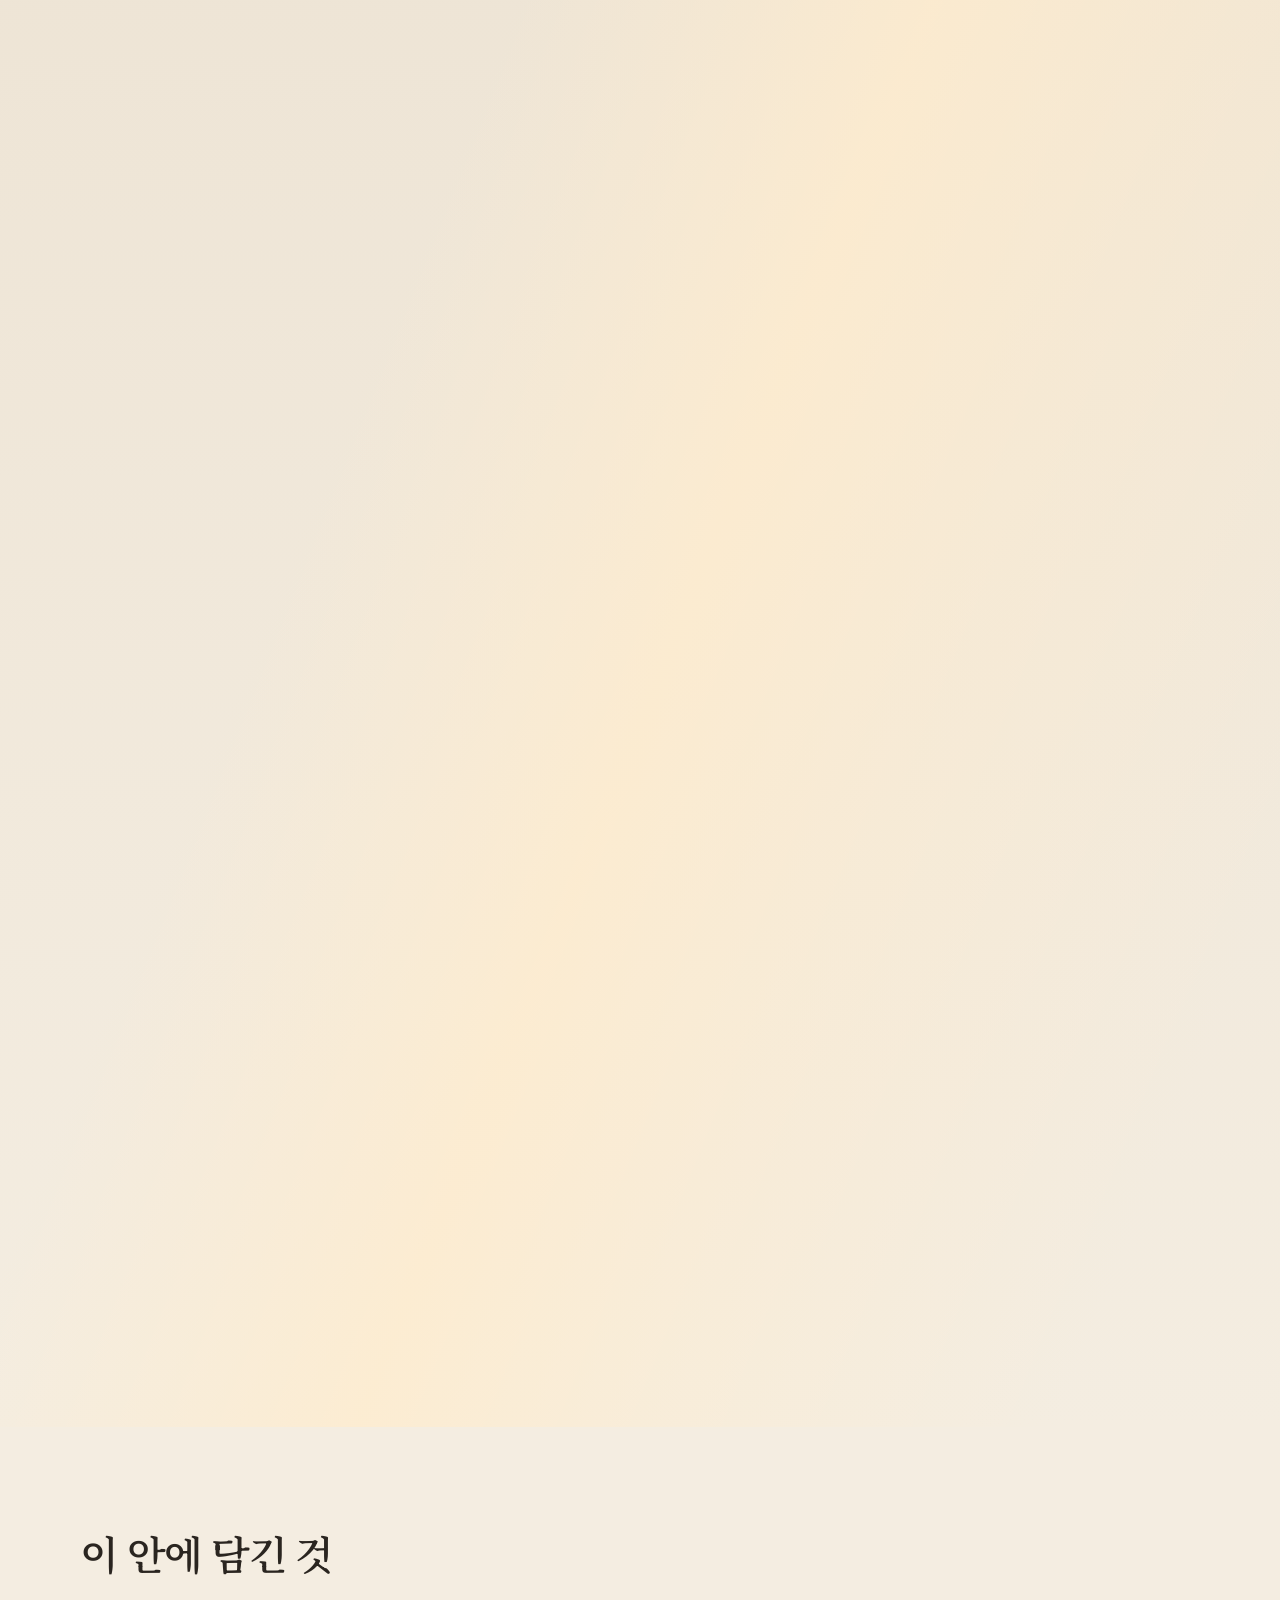
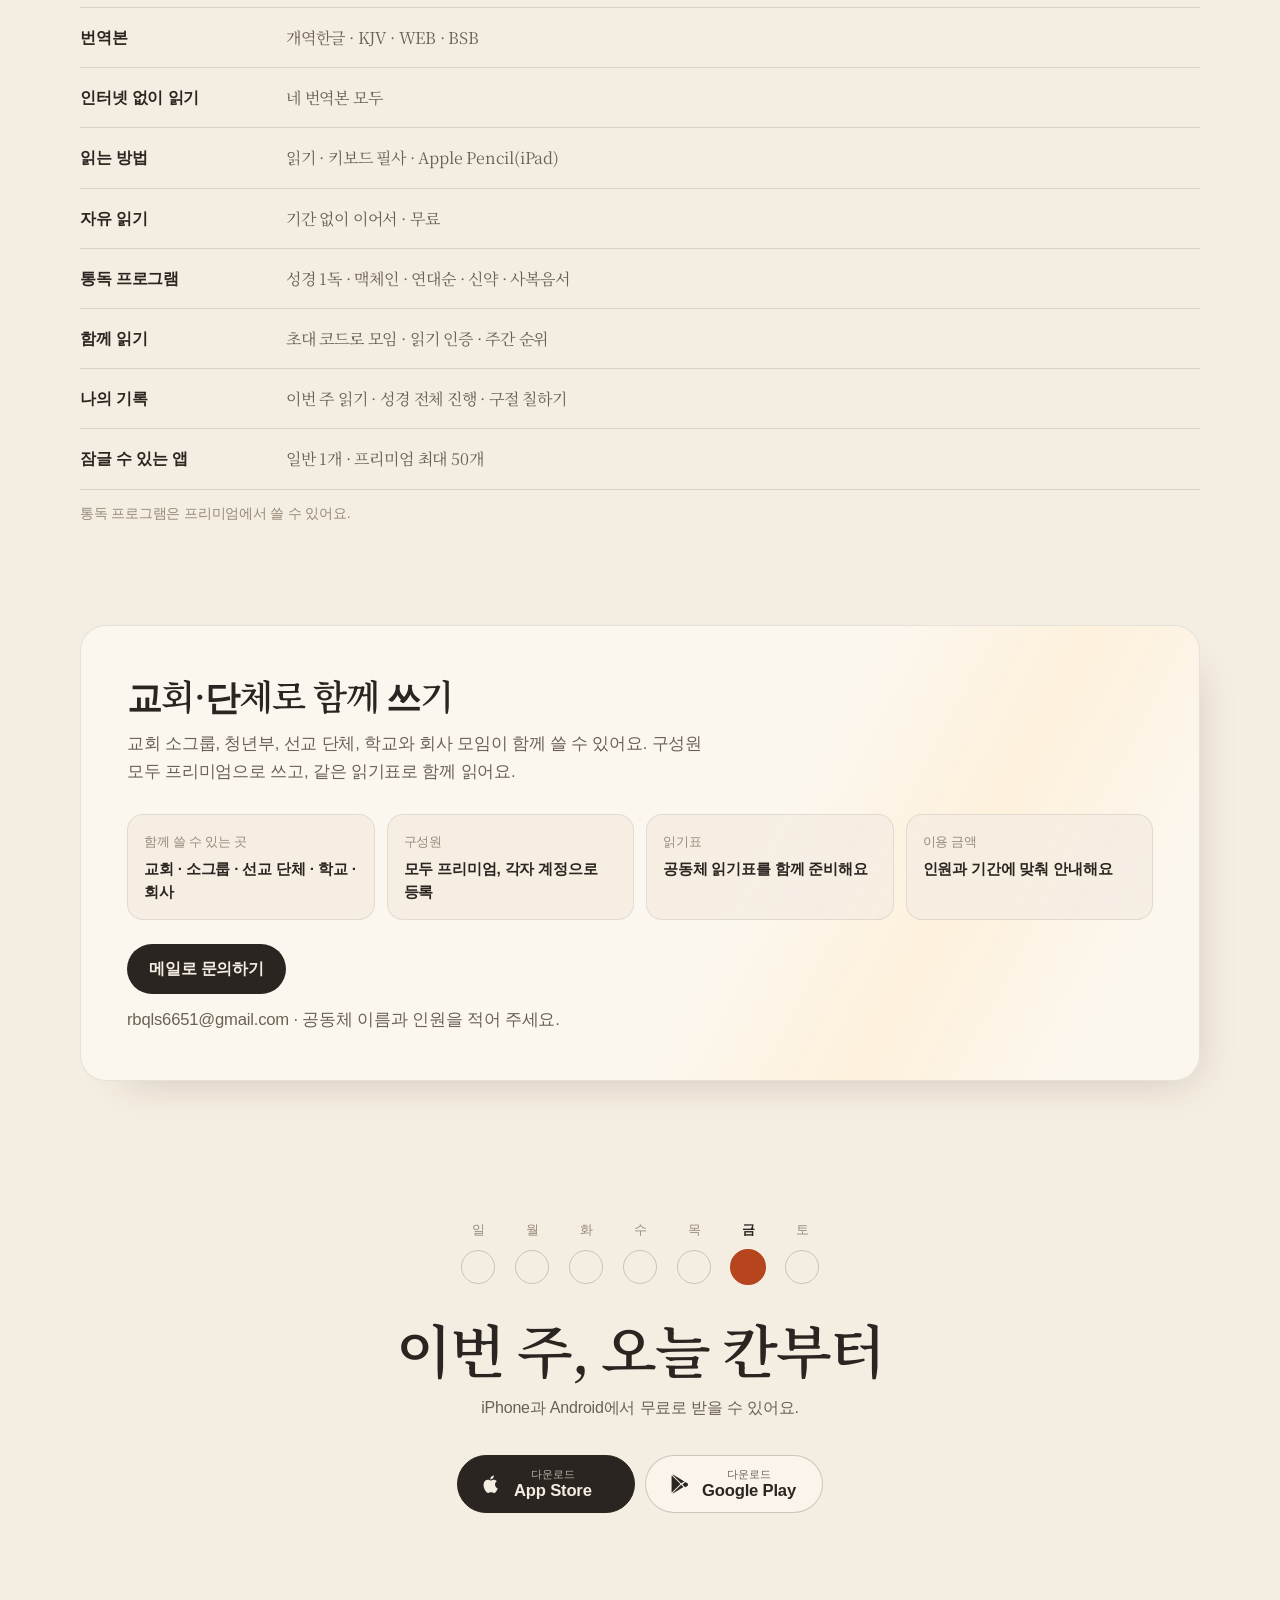
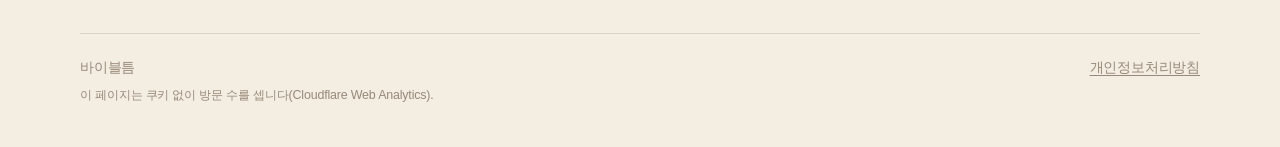
<file: get/index.html>
<!doctype html>
<html lang="ko">
<head>
  <meta charset="utf-8">
  <meta name="viewport" content="width=device-width, initial-scale=1, viewport-fit=cover">
  <title>바이블틈 · 앱을 열기 전, 말씀 먼저</title>
  <meta name="description" content="인스타그램이나 유튜브를 열기 전, 말씀 한 장부터. 바이블틈에서 성경을 읽고 필사하며 나만의 통독 기록을 쌓아 보세요.">
  <meta property="og:type" content="website">
  <meta property="og:title" content="바이블틈 · 앱을 열기 전, 말씀 먼저">
  <meta property="og:description" content="말씀을 읽거나 필사하면 멈춰 둔 앱이 다시 열려요.">
  <meta property="og:image" content="https://gyu-bin.github.io/bibleteum-privacy/get/icon.png?v=20261126">
  <meta property="og:url" content="https://gyu-bin.github.io/bibleteum-privacy/get/">
  <meta name="theme-color" content="#F4EDE1">
  <link rel="canonical" href="https://gyu-bin.github.io/bibleteum-privacy/get/">
  <link rel="icon" href="icon.png?v=20261126">
  <link rel="stylesheet" href="style.css?v=20261126c">
</head>
<body>
  <div class="sunlight" aria-hidden="true"><svg class="branch" viewBox="0 0 720 720" aria-hidden="true"><path d="M600 -20 C560 120 470 260 420 380 C380 470 340 540 300 620 L292 616 C332 536 372 466 412 376 C462 256 552 116 592 -24Z"/><path transform="translate(560 40) rotate(165)" d="M0 0 C33 -30 76 -18 95 0 C76 18 33 30 0 0Z"/><path transform="translate(560 40) rotate(55)" d="M0 0 C33 -30 76 -18 95 0 C76 18 33 30 0 0Z"/><path transform="translate(520 110) rotate(169)" d="M0 0 C31 -28 71 -17 89 0 C71 17 31 28 0 0Z"/><path transform="translate(520 110) rotate(59)" d="M0 0 C31 -28 71 -17 89 0 C71 17 31 28 0 0Z"/><path transform="translate(480 180) rotate(173)" d="M0 0 C29 -27 66 -16 83 0 C66 16 29 27 0 0Z"/><path transform="translate(480 180) rotate(63)" d="M0 0 C29 -27 66 -16 83 0 C66 16 29 27 0 0Z"/><path transform="translate(445 250) rotate(177)" d="M0 0 C27 -26 62 -15 77 0 C62 15 27 26 0 0Z"/><path transform="translate(445 250) rotate(67)" d="M0 0 C27 -26 62 -15 77 0 C62 15 27 26 0 0Z"/><path transform="translate(410 320) rotate(181)" d="M0 0 C25 -24 57 -14 71 0 C57 14 25 24 0 0Z"/><path transform="translate(410 320) rotate(71)" d="M0 0 C25 -24 57 -14 71 0 C57 14 25 24 0 0Z"/><path transform="translate(380 390) rotate(185)" d="M0 0 C23 -22 52 -14 65 0 C52 14 23 22 0 0Z"/><path transform="translate(380 390) rotate(75)" d="M0 0 C23 -22 52 -14 65 0 C52 14 23 22 0 0Z"/><path transform="translate(350 460) rotate(189)" d="M0 0 C21 -21 47 -13 59 0 C47 13 21 21 0 0Z"/><path transform="translate(350 460) rotate(79)" d="M0 0 C21 -21 47 -13 59 0 C47 13 21 21 0 0Z"/><path transform="translate(322 530) rotate(193)" d="M0 0 C19 -20 42 -12 53 0 C42 12 19 20 0 0Z"/><path transform="translate(322 530) rotate(83)" d="M0 0 C19 -20 42 -12 53 0 C42 12 19 20 0 0Z"/></svg></div>
  <header class="top">
    <div class="wrap">
      <a class="brand" href="./"><img src="icon.png?v=20261126" alt="">바이블틈</a>
      <a class="pill" href="#get">앱 받기</a>
    </div>
  </header>

  <main>
    <section class="wrap hero" aria-labelledby="title">
      <div class="intro">
        <h1 id="title">앱을 열기 전,<br><span>말씀 먼저</span></h1>
        <p class="lead">인스타그램이나 유튜브를 잠시 멈추고 말씀을 읽거나 필사해요. 오늘 읽은 한 장부터 나만의 통독 기록이 쌓여요.</p>
        <p class="lead" id="invitation-note" hidden></p>
        <div class="stores" id="stores">
          <a class="store primary" data-store="ios" href="https://apps.apple.com/kr/app/id6827408979"><svg viewBox="0 0 24 24" aria-hidden="true"><path d="M16.4 12.6c0-2.3 1.9-3.4 2-3.5-1.1-1.6-2.8-1.8-3.4-1.8-1.4-.1-2.8.9-3.5.9s-1.8-.9-3-.8C7 7.4 5.5 8.3 4.7 9.8c-1.7 2.9-.4 7.2 1.2 9.6.8 1.2 1.7 2.4 3 2.4 1.2 0 1.6-.8 3.1-.8s1.8.8 3.1.8 2.1-1.2 2.9-2.3c.9-1.3 1.3-2.6 1.3-2.7-.1 0-2.9-1.1-2.9-4.2zM14.1 5.7c.6-.8 1.1-1.9 1-3-1 0-2.1.7-2.8 1.4-.6.7-1.2 1.8-1 2.9 1 .1 2.1-.5 2.8-1.3z"/></svg><span><small>다운로드</small><b>App Store</b></span></a>
          <a class="store" data-store="android" href="https://play.google.com/store/apps/details?id=com.veruon.app"><svg viewBox="0 0 24 24" aria-hidden="true"><path d="M4.2 2.6c-.2.2-.3.6-.3 1v16.8c0 .4.1.8.3 1l9.4-9.4zM16.9 15.3 14.3 12.7 4.9 22.1c.4.2.9.1 1.4-.2zM17.9 9.3 6.3 2.1c-.5-.3-1-.4-1.4-.2l9.4 9.4zM21.2 11.1l-2.5-1.4-2.9 2.9 2.9 2.9 2.5-1.4c.8-.5.8-2.5 0-3z"/></svg><span><small>다운로드</small><b>Google Play</b></span></a>
        </div>
        <a class="open-app" id="open" href="veruon://" hidden>이미 설치했어요 · 앱 열기</a>
      </div>
      <div class="resting"><div class="phone" aria-hidden="true"><div class="glass"><div class="island"></div><div class="status"><span>9:41</span><i></i></div><div class="scr scr-lock on" data-s="lock"><svg viewBox="0 0 24 24"><path fill-rule="evenodd" d="M6 2V8L10 12L6 16V22H18V16L14 12L18 8V2Z M8 4H16V7.5L12 11.5L8 7.5Z M8 20V16.5L12 12.5L16 16.5V20Z"/></svg><strong>말씀을 읽을 시간</strong><p class="st">앱 잠금 중</p><p class="bd">오늘의 말씀을 마치면<br>잠긴 앱을 다시 쓸 수 있어요.<br><br>일시 해제로 15분 동안 열 수 있어요.</p><div class="app-btn" data-press>말씀 시작하기</div><p class="ghost">일시 해제 · 2회</p></div></div></div></div>
    </section>

    <section class="day" data-day aria-labelledby="day-title">
      <div class="day-light" aria-hidden="true"></div>
      <div class="wrap day-stage">
        <div class="day-copy">
          <h2 id="day-title">하루의 순서</h2>
          <p>천천히 내려 보세요. 하루가 이렇게 흘러가요.</p>
          <div class="beats" aria-live="polite">
            <div class="beat on" data-beat="0"><p class="n">1</p><h3>잠가 둔 앱</h3><p>자주 열어 시간을 쓰는 앱을 골라 두면, 그 앱을 열 때 말씀이 먼저 나와요.</p></div>
            <div class="beat" data-beat="1"><p class="n">1</p><h3>앱 잠김</h3><p>오늘의 말씀을 마치면 다시 쓸 수 있어요. 급한 일이 있으면 15분 동안 열 수 있어요.</p></div>
            <div class="beat" data-beat="2"><p class="n">2</p><h3>말씀 읽기</h3><p>오늘 분량을 천천히 읽거나 키보드로 따라 써요. 마지막 절까지 읽어야 마칠 수 있어요.</p></div>
            <div class="beat" data-beat="3"><p class="n">3</p><h3>다시 열림</h3><p>말씀을 마치면 멈춰 둔 앱이 다시 열려요. 읽은 말씀은 기록에 남아요.</p></div>
          </div>
          <div class="dots" aria-hidden="true"><i><b></b></i><i><b></b></i><i><b></b></i></div>
        </div>
        <div class="day-phone"><div class="phone " aria-hidden="true"><div class="glass"><div class="island"></div><div class="status"><span>9:41</span><i></i></div><div class="scr scr-home on" data-s="home"><h4>잠가 둔 앱</h4><p>이 앱들을 열면 말씀이 먼저 나와요.</p><div class="tiles"><div class="tile" data-tile="피드"><svg viewBox="0 0 24 24"><rect x="4" y="4" width="7" height="7" rx="1.5"/><rect x="13" y="4" width="7" height="7" rx="1.5"/><rect x="4" y="13" width="7" height="7" rx="1.5"/><rect x="13" y="13" width="7" height="7" rx="1.5"/></svg>피드<svg class="pin" viewBox="0 0 24 24"><rect x="5" y="11" width="14" height="10" rx="2"/><path d="M8 11V8a4 4 0 0 1 8 0v3"/></svg></div><div class="tile" data-tile="동영상"><svg viewBox="0 0 24 24"><rect x="3" y="5" width="18" height="14" rx="3"/><path d="M10 9.5v5l4.5-2.5z"/></svg>동영상<svg class="pin" viewBox="0 0 24 24"><rect x="5" y="11" width="14" height="10" rx="2"/><path d="M8 11V8a4 4 0 0 1 8 0v3"/></svg></div><div class="tile" data-tile="메신저"><svg viewBox="0 0 24 24"><path d="M5 5h14a2 2 0 0 1 2 2v8a2 2 0 0 1-2 2H10l-5 4v-4a2 2 0 0 1-2-2V7a2 2 0 0 1 2-2z"/></svg>메신저<svg class="pin" viewBox="0 0 24 24"><rect x="5" y="11" width="14" height="10" rx="2"/><path d="M8 11V8a4 4 0 0 1 8 0v3"/></svg></div><div class="tile" data-tile="쇼핑"><svg viewBox="0 0 24 24"><path d="M6 8h12l-1 12H7z"/><path d="M9 8V7a3 3 0 0 1 6 0v1"/></svg>쇼핑<svg class="pin" viewBox="0 0 24 24"><rect x="5" y="11" width="14" height="10" rx="2"/><path d="M8 11V8a4 4 0 0 1 8 0v3"/></svg></div></div></div><div class="scr scr-lock" data-s="lock"><svg viewBox="0 0 24 24"><path fill-rule="evenodd" d="M6 2V8L10 12L6 16V22H18V16L14 12L18 8V2Z M8 4H16V7.5L12 11.5L8 7.5Z M8 20V16.5L12 12.5L16 16.5V20Z"/></svg><strong>말씀을 읽을 시간</strong><p class="st">앱 잠금 중</p><p class="bd">오늘의 말씀을 마치면<br>잠긴 앱을 다시 쓸 수 있어요.<br><br>일시 해제로 15분 동안 열 수 있어요.</p><div class="app-btn" data-press>말씀 시작하기</div><p class="ghost">일시 해제 · 2회</p></div><div class="scr scr-read" data-s="read"><div class="hd"><strong>창세기 1장</strong><span>1 / 5장 · 개역한글</span></div><div class="segs"><i><b data-seg></b></i><i></i><i></i><i></i><i></i></div><div class="verses"><ol data-verses><li>태초에 하나님이 천지를 창조하시니라</li><li>땅이 혼돈하고 공허하며 흑암이 깊음 위에 있고 하나님의 신은 수면에 운행하시니라</li><li>하나님이 가라사대 빛이 있으라 하시매 빛이 있었고</li><li>그 빛이 하나님의 보시기에 좋았더라 하나님이 빛과 어두움을 나누사</li><li>빛을 낮이라 칭하시고 어두움을 밤이라 칭하시니라 저녁이 되며 아침이 되니 이는 첫째 날이니라</li><li>하나님이 가라사대 물 가운데 궁창이 있어 물과 물로 나뉘게 하리라 하시고</li><li>하나님이 궁창을 만드사 궁창 아래의 물과 궁창 위의 물로 나뉘게 하시매 그대로 되니라</li><li>하나님이 궁창을 하늘이라 칭하시니라 저녁이 되며 아침이 되니 이는 둘째 날이니라</li></ol></div><p class="rh" data-rh>마지막 절까지 읽어 주세요</p><div class="app-btn wide off" data-finish>읽기 완료</div></div><div class="scr scr-done" data-s="done"><svg viewBox="0 0 24 24"><rect x="4" y="11" width="16" height="10" rx="2"/><path class="shackle" d="M8 11V7a4 4 0 0 1 8 0v4"/></svg><strong>1장 읽기를 마쳤어요</strong><p>피드가 다시 열렸어요.<br>읽은 말씀은 기록에 남았어요.</p><div class="rows"><span>말씀 더 읽기</span><span>읽기 카드 공유</span></div></div></div></div></div>
      </div>
    </section>

    <section class="wrap contents" aria-labelledby="contents-title">
      <h2 class="section-title" id="contents-title">이 안에 담긴 것</h2>
      <dl class="ledger">
        <div><dt>번역본</dt><dd>개역한글 · KJV · WEB · BSB</dd></div>
        <div><dt>인터넷 없이 읽기</dt><dd>네 번역본 모두</dd></div>
        <div><dt>읽는 방법</dt><dd>읽기 · 키보드 필사 · Apple Pencil(iPad)</dd></div>
        <div><dt>자유 읽기</dt><dd>기간 없이 이어서 · 무료</dd></div>
        <div><dt>통독 프로그램</dt><dd>성경 1독 · 맥체인 · 연대순 · 신약 · 사복음서</dd></div>
        <div><dt>함께 읽기</dt><dd>초대 코드로 모임 · 읽기 인증 · 주간 순위</dd></div>
        <div><dt>나의 기록</dt><dd>이번 주 읽기 · 성경 전체 진행 · 구절 칠하기</dd></div>
        <div><dt>잠글 수 있는 앱</dt><dd>일반 1개 · 프리미엄 최대 50개</dd></div>
      </dl>
      <p class="fine">통독 프로그램은 프리미엄에서 쓸 수 있어요.</p>
    </section>

    <section class="wrap together" id="together" aria-labelledby="together-title">
      <div class="card">
        <h2 class="section-title" id="together-title">교회·단체로 함께 쓰기</h2>
        <p>교회 소그룹, 청년부, 선교 단체, 학교와 회사 모임이 함께 쓸 수 있어요. 구성원 모두 프리미엄으로 쓰고, 같은 읽기표로 함께 읽어요.</p>
        <dl class="facts">
          <div><dt>함께 쓸 수 있는 곳</dt><dd>교회 · 소그룹 · 선교 단체 · 학교 · 회사</dd></div>
          <div><dt>구성원</dt><dd>모두 프리미엄, 각자 계정으로 등록</dd></div>
          <div><dt>읽기표</dt><dd>공동체 읽기표를 함께 준비해요</dd></div>
          <div><dt>이용 금액</dt><dd>인원과 기간에 맞춰 안내해요</dd></div>
        </dl>
        <a class="mail" href="mailto:rbqls6651@gmail.com?subject=%EB%B0%94%EC%9D%B4%EB%B8%94%ED%8B%88%20%EB%8B%A8%EC%B2%B4%20%EC%9D%B4%EC%9A%A9%20%EB%AC%B8%EC%9D%98">메일로 문의하기</a>
        <p class="mail-note">rbqls6651@gmail.com · 공동체 이름과 인원을 적어 주세요.</p>
      </div>
    </section>

    <section class="wrap closing" id="get" aria-labelledby="get-title">
      <ol class="week" aria-hidden="true"><li>일</li><li>월</li><li>화</li><li>수</li><li>목</li><li>금</li><li>토</li></ol>
      <h2 id="get-title">이번 주, 오늘 칸부터</h2>
      <p>iPhone과 Android에서 무료로 받을 수 있어요.</p>
      <div class="stores" id="final-stores">
          <a class="store primary" data-store="ios" href="https://apps.apple.com/kr/app/id6827408979"><svg viewBox="0 0 24 24" aria-hidden="true"><path d="M16.4 12.6c0-2.3 1.9-3.4 2-3.5-1.1-1.6-2.8-1.8-3.4-1.8-1.4-.1-2.8.9-3.5.9s-1.8-.9-3-.8C7 7.4 5.5 8.3 4.7 9.8c-1.7 2.9-.4 7.2 1.2 9.6.8 1.2 1.7 2.4 3 2.4 1.2 0 1.6-.8 3.1-.8s1.8.8 3.1.8 2.1-1.2 2.9-2.3c.9-1.3 1.3-2.6 1.3-2.7-.1 0-2.9-1.1-2.9-4.2zM14.1 5.7c.6-.8 1.1-1.9 1-3-1 0-2.1.7-2.8 1.4-.6.7-1.2 1.8-1 2.9 1 .1 2.1-.5 2.8-1.3z"/></svg><span><small>다운로드</small><b>App Store</b></span></a>
          <a class="store" data-store="android" href="https://play.google.com/store/apps/details?id=com.veruon.app"><svg viewBox="0 0 24 24" aria-hidden="true"><path d="M4.2 2.6c-.2.2-.3.6-.3 1v16.8c0 .4.1.8.3 1l9.4-9.4zM16.9 15.3 14.3 12.7 4.9 22.1c.4.2.9.1 1.4-.2zM17.9 9.3 6.3 2.1c-.5-.3-1-.4-1.4-.2l9.4 9.4zM21.2 11.1l-2.5-1.4-2.9 2.9 2.9 2.9 2.5-1.4c.8-.5.8-2.5 0-3z"/></svg><span><small>다운로드</small><b>Google Play</b></span></a>
        </div>
    </section>
  </main>

  <footer class="wrap foot">
    <span>바이블틈</span>
    <a href="../">개인정보처리방침</a>
    <small>이 페이지는 쿠키 없이 방문 수를 셉니다(Cloudflare Web Analytics).</small>
  </footer>
  <script src="page.js?v=20261126c"></script>
</body>
</html>
</file>
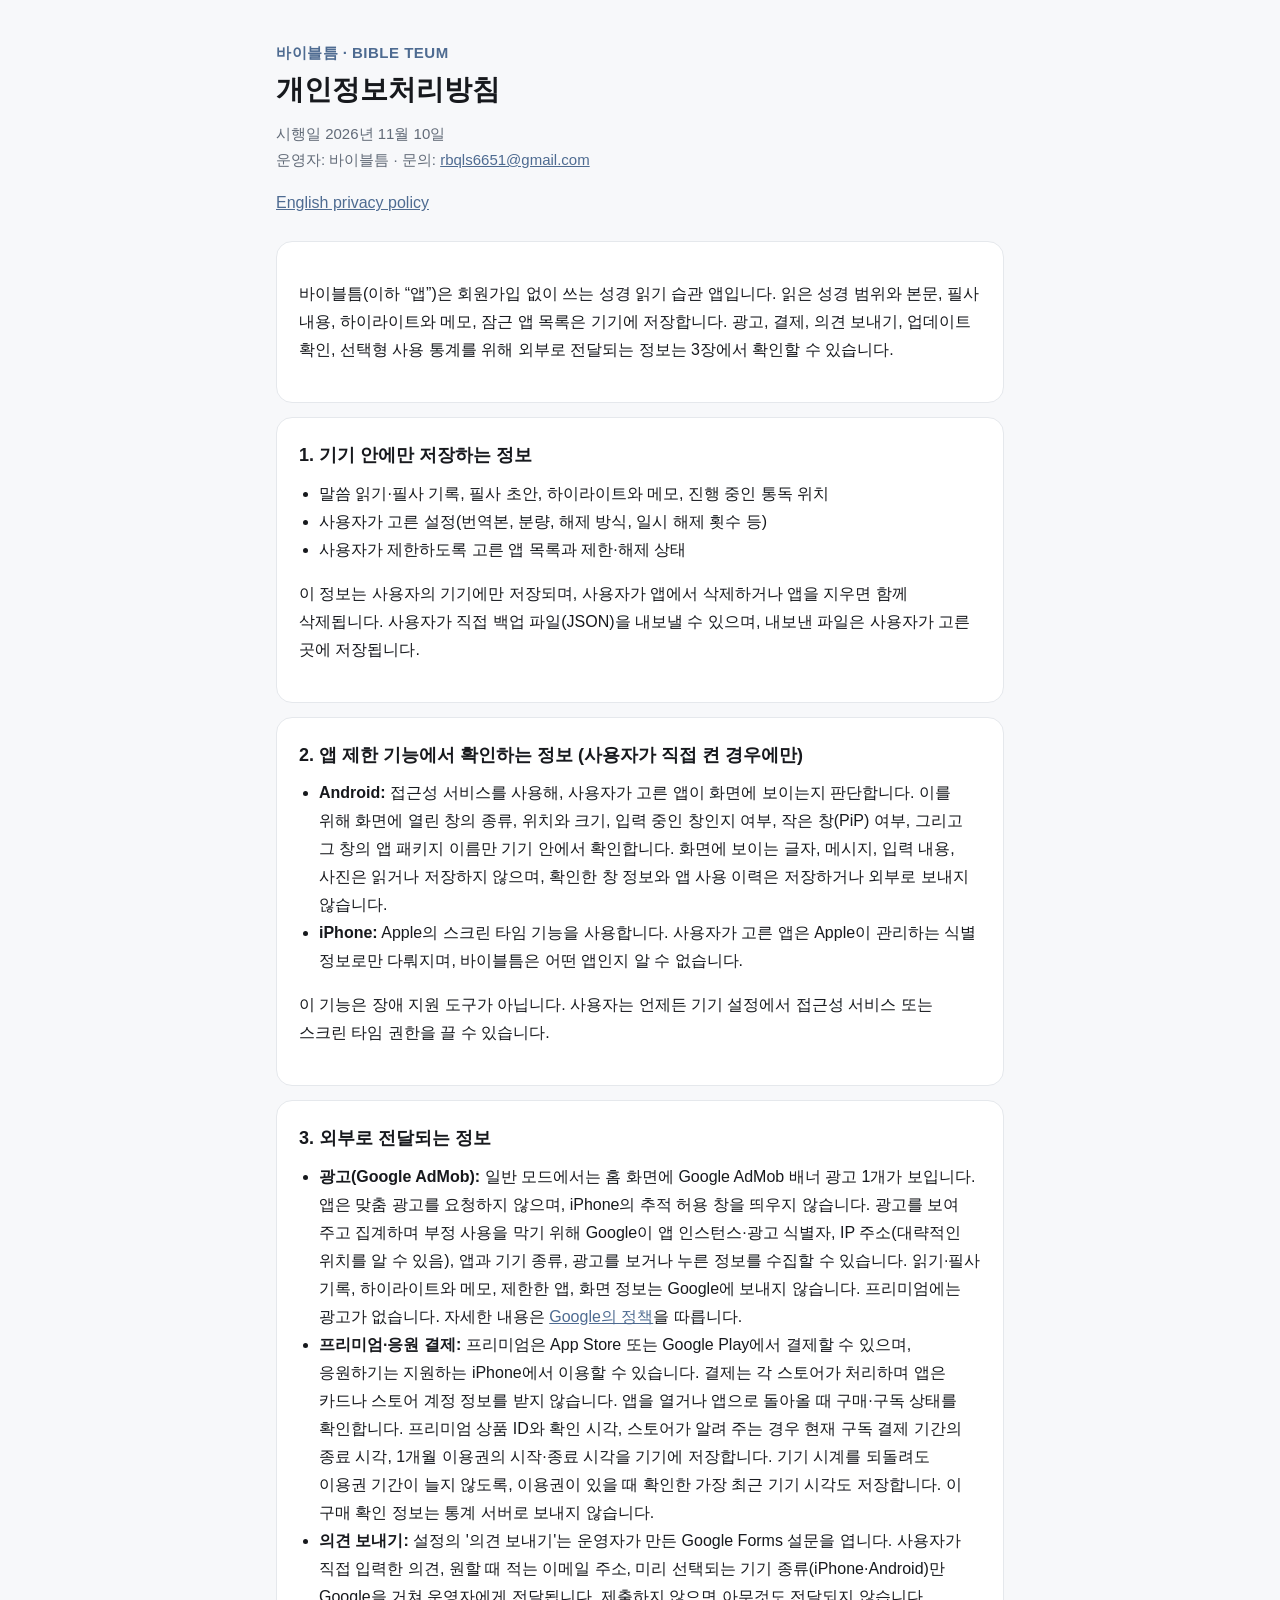
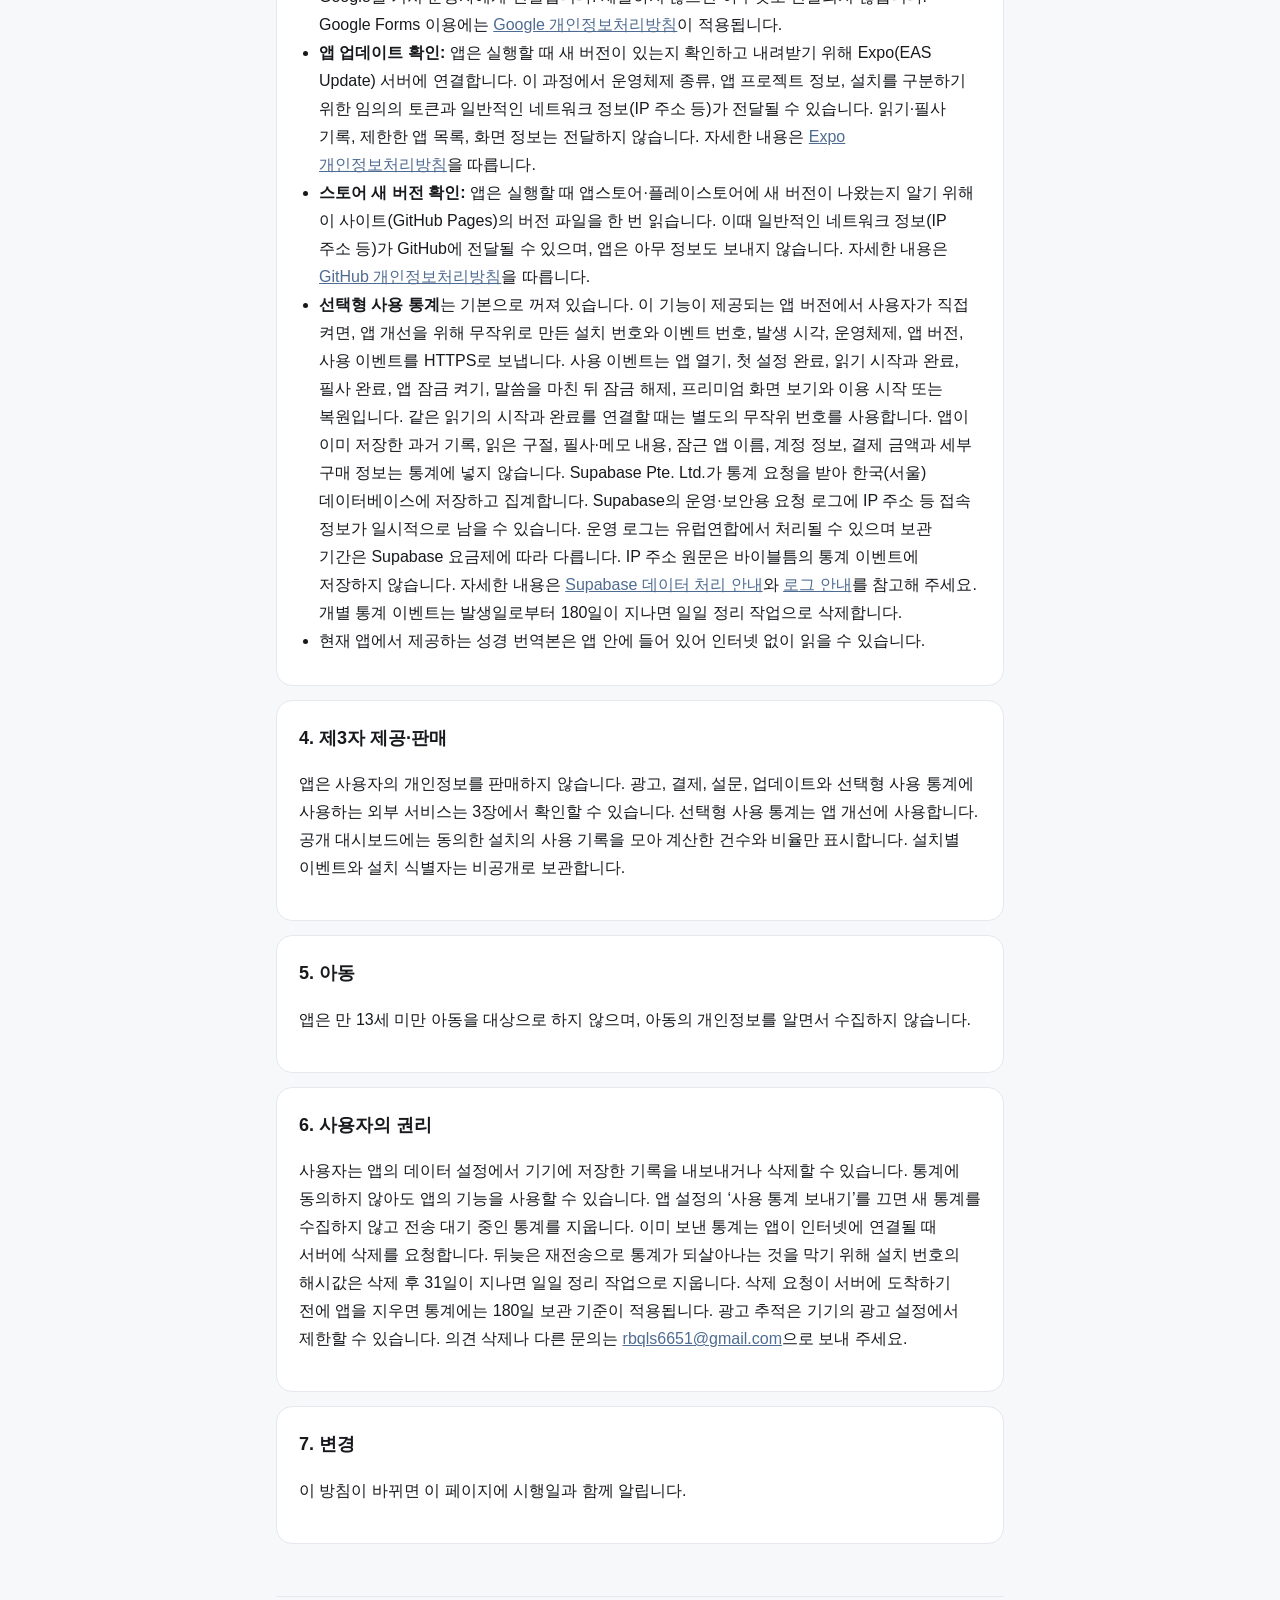
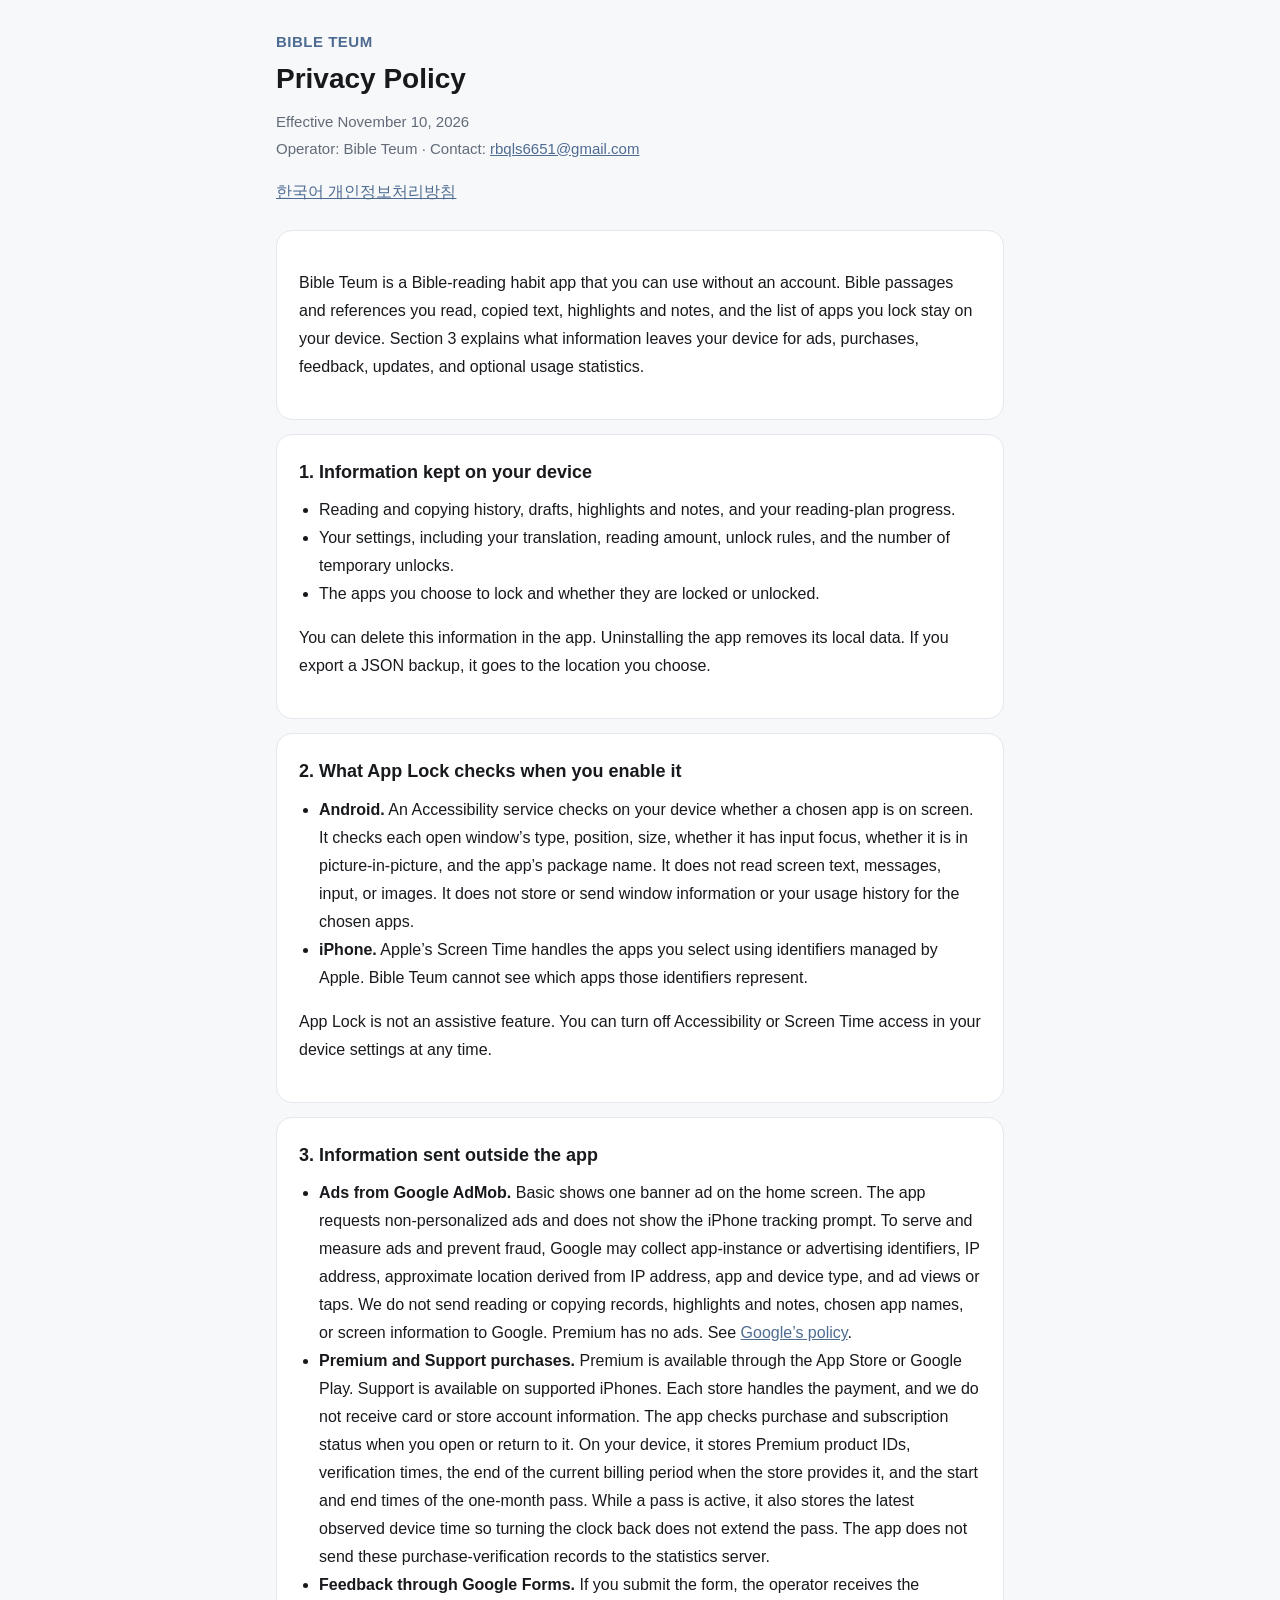
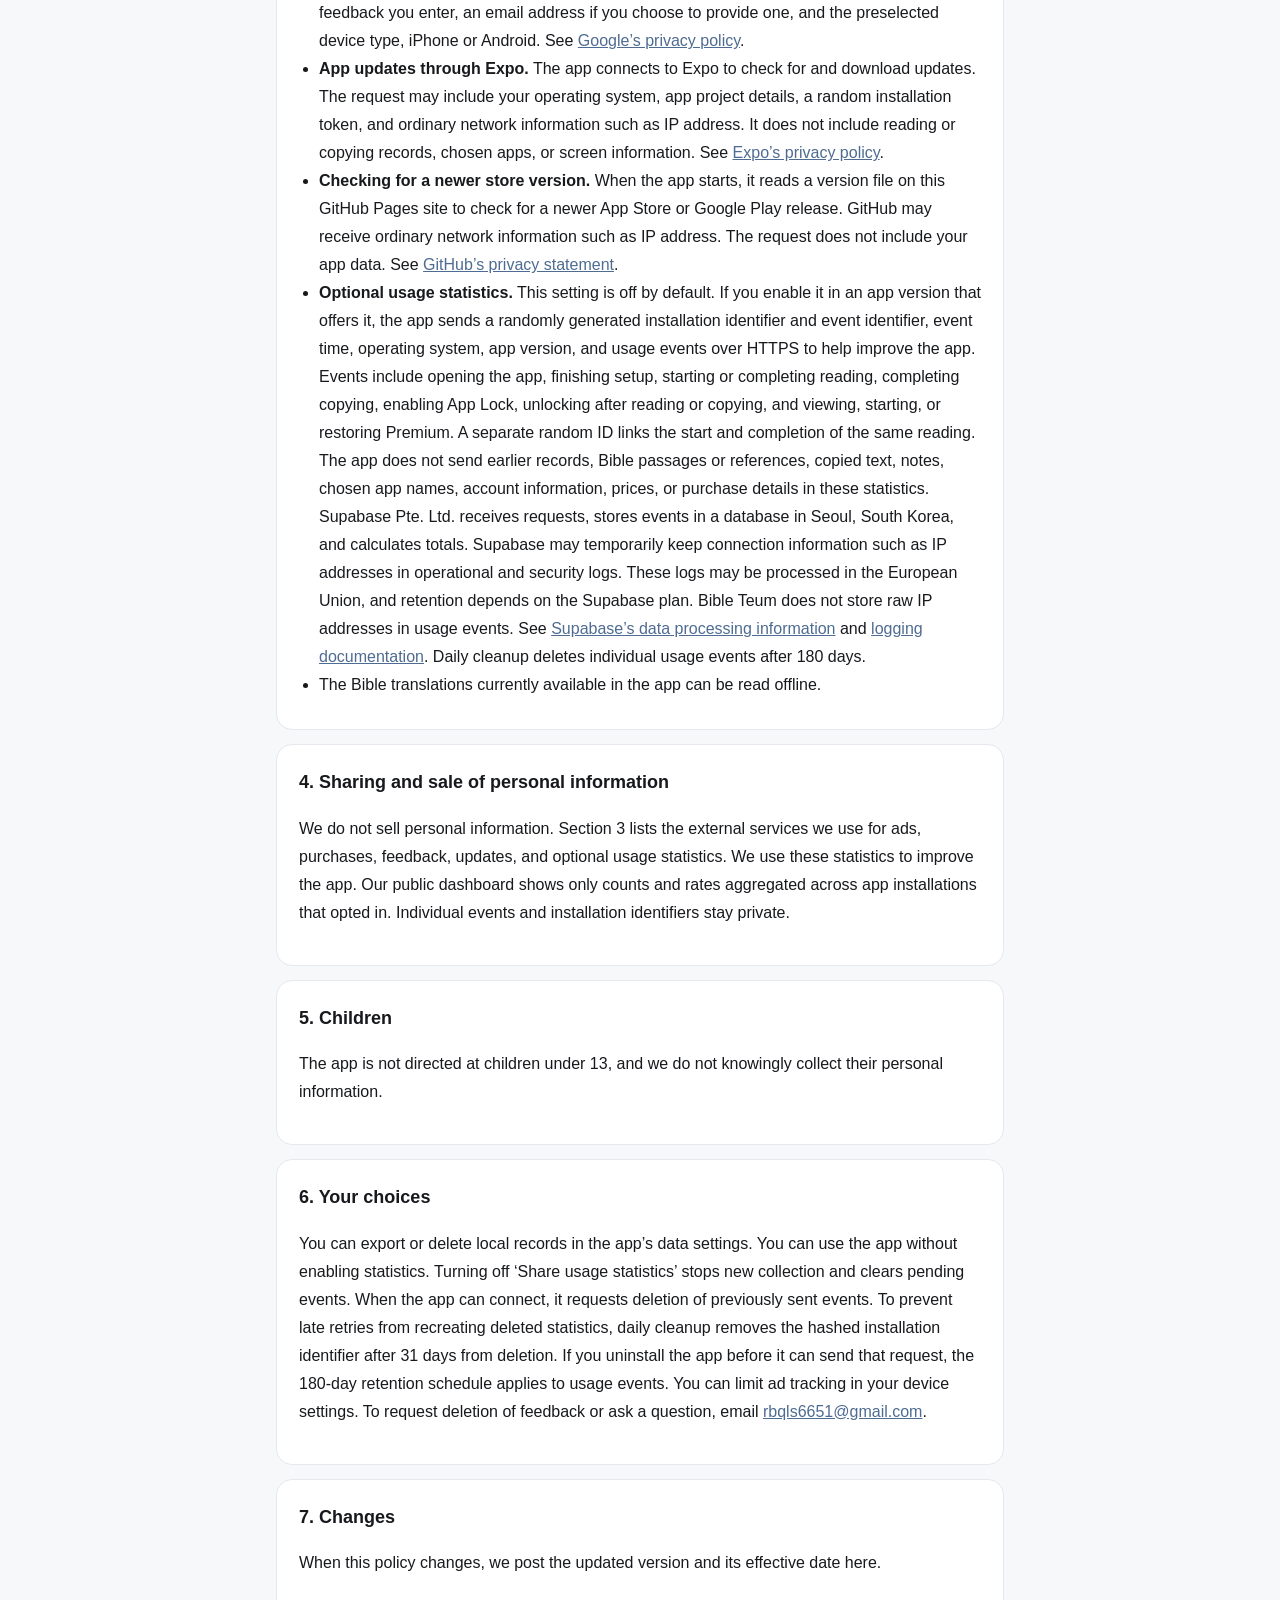
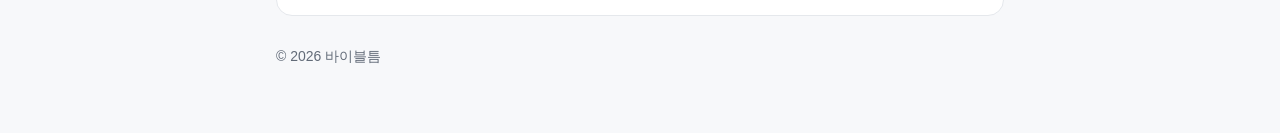
<file: 2026-11-10.html>
<!doctype html>
<html lang="ko">
<head>
<meta charset="utf-8" />
<meta name="viewport" content="width=device-width, initial-scale=1" />
<title>바이블틈 개인정보처리방침</title>
<meta name="description" content="바이블틈 앱의 개인정보처리방침" />
<style>
  :root { --bg:#F7F8FA; --card:#FFFFFF; --text:#17191D; --muted:#626B78; --border:#E5E8EC; --primary:#4E6B91; }
  @media (prefers-color-scheme: dark) {
    :root { --bg:#101318; --card:#14171C; --text:#F0F2F5; --muted:#A2ABB8; --border:#303640; --primary:#9AB4D8; }
  }
  * { box-sizing: border-box; }
  body { margin:0; background:var(--bg); color:var(--text);
         font-family:-apple-system, BlinkMacSystemFont, "Apple SD Gothic Neo", "Noto Sans KR", "Malgun Gothic", sans-serif;
         line-height:1.75; word-break:keep-all; }
  main { max-width:760px; margin:0 auto; padding:40px 16px 64px; }
  header { margin-bottom:24px; }
  .brand { color:var(--primary); font-weight:700; font-size:15px; letter-spacing:.5px; }
  h1 { font-size:28px; line-height:1.3; margin:6px 0 12px; }
  .meta { color:var(--muted); font-size:15px; }
  .card { background:var(--card); border:1px solid var(--border); border-radius:16px; padding:22px 22px; margin:14px 0; }
  h2, h3 { font-size:18px; margin:0 0 8px; }
  #english { margin-top:52px; border-top:1px solid var(--border); padding-top:32px; word-break:normal; }
  .policy-title { font-size:28px; line-height:1.3; margin:6px 0 12px; }
  p, li { font-size:16px; }
  ul { padding-left:20px; margin:8px 0; }
  a { color:var(--primary); }
  footer { color:var(--muted); font-size:14px; margin-top:28px; }
</style>
</head>
<body>
<main>
  <header id="korean">
    <div class="brand">바이블틈 · BIBLE TEUM</div>
    <h1>개인정보처리방침</h1>
    <div class="meta">시행일 2026년 11월 10일<br/>운영자: 바이블틈 · 문의: <a href="mailto:rbqls6651@gmail.com">rbqls6651@gmail.com</a></div>
    <p><a href="#english" lang="en">English privacy policy</a></p>
  </header>

  <section class="card">
    <p>바이블틈(이하 “앱”)은 회원가입 없이 쓰는 성경 읽기 습관 앱입니다. 읽은 성경 범위와 본문, 필사 내용, 하이라이트와 메모, 잠근 앱 목록은 기기에 저장합니다. 광고, 결제, 의견 보내기, 업데이트 확인, 선택형 사용 통계를 위해 외부로 전달되는 정보는 3장에서 확인할 수 있습니다.</p>
  </section>

  <section class="card">
    <h2>1. 기기 안에만 저장하는 정보</h2>
    <ul>
      <li>말씀 읽기·필사 기록, 필사 초안, 하이라이트와 메모, 진행 중인 통독 위치</li>
      <li>사용자가 고른 설정(번역본, 분량, 해제 방식, 일시 해제 횟수 등)</li>
      <li>사용자가 제한하도록 고른 앱 목록과 제한·해제 상태</li>
    </ul>
    <p>이 정보는 사용자의 기기에만 저장되며, 사용자가 앱에서 삭제하거나 앱을 지우면 함께 삭제됩니다. 사용자가 직접 백업 파일(JSON)을 내보낼 수 있으며, 내보낸 파일은 사용자가 고른 곳에 저장됩니다.</p>
  </section>

  <section class="card">
    <h2>2. 앱 제한 기능에서 확인하는 정보 (사용자가 직접 켠 경우에만)</h2>
    <ul>
      <li><strong>Android:</strong> 접근성 서비스를 사용해, 사용자가 고른 앱이 화면에 보이는지 판단합니다. 이를 위해 화면에 열린 창의 종류, 위치와 크기, 입력 중인 창인지 여부, 작은 창(PiP) 여부, 그리고 그 창의 앱 패키지 이름만 기기 안에서 확인합니다. 화면에 보이는 글자, 메시지, 입력 내용, 사진은 읽거나 저장하지 않으며, 확인한 창 정보와 앱 사용 이력은 저장하거나 외부로 보내지 않습니다.</li>
      <li><strong>iPhone:</strong> Apple의 스크린 타임 기능을 사용합니다. 사용자가 고른 앱은 Apple이 관리하는 식별 정보로만 다뤄지며, 바이블틈은 어떤 앱인지 알 수 없습니다.</li>
    </ul>
    <p>이 기능은 장애 지원 도구가 아닙니다. 사용자는 언제든 기기 설정에서 접근성 서비스 또는 스크린 타임 권한을 끌 수 있습니다.</p>
  </section>

  <section class="card">
    <h2>3. 외부로 전달되는 정보</h2>
    <ul>
      <li><strong>광고(Google AdMob):</strong> 일반 모드에서는 홈 화면에 Google AdMob 배너 광고 1개가 보입니다. 앱은 맞춤 광고를 요청하지 않으며, iPhone의 추적 허용 창을 띄우지 않습니다. 광고를 보여 주고 집계하며 부정 사용을 막기 위해 Google이 앱 인스턴스·광고 식별자, IP 주소(대략적인 위치를 알 수 있음), 앱과 기기 종류, 광고를 보거나 누른 정보를 수집할 수 있습니다. 읽기·필사 기록, 하이라이트와 메모, 제한한 앱, 화면 정보는 Google에 보내지 않습니다. 프리미엄에는 광고가 없습니다. 자세한 내용은 <a href="https://policies.google.com/technologies/partner-sites">Google의 정책</a>을 따릅니다.</li>
      <li><strong>프리미엄·응원 결제:</strong> 프리미엄은 App Store 또는 Google Play에서 결제할 수 있으며, 응원하기는 지원하는 iPhone에서 이용할 수 있습니다. 결제는 각 스토어가 처리하며 앱은 카드나 스토어 계정 정보를 받지 않습니다. 앱을 열거나 앱으로 돌아올 때 구매·구독 상태를 확인합니다. 프리미엄 상품 ID와 확인 시각, 스토어가 알려 주는 경우 현재 구독 결제 기간의 종료 시각, 1개월 이용권의 시작·종료 시각을 기기에 저장합니다. 기기 시계를 되돌려도 이용권 기간이 늘지 않도록, 이용권이 있을 때 확인한 가장 최근 기기 시각도 저장합니다. 이 구매 확인 정보는 통계 서버로 보내지 않습니다.</li>
      <li><strong>의견 보내기:</strong> 설정의 '의견 보내기'는 운영자가 만든 Google Forms 설문을 엽니다. 사용자가 직접 입력한 의견, 원할 때 적는 이메일 주소, 미리 선택되는 기기 종류(iPhone·Android)만 Google을 거쳐 운영자에게 전달됩니다. 제출하지 않으면 아무것도 전달되지 않습니다. Google Forms 이용에는 <a href="https://policies.google.com/privacy">Google 개인정보처리방침</a>이 적용됩니다.</li>
      <li><strong>앱 업데이트 확인:</strong> 앱은 실행할 때 새 버전이 있는지 확인하고 내려받기 위해 Expo(EAS Update) 서버에 연결합니다. 이 과정에서 운영체제 종류, 앱 프로젝트 정보, 설치를 구분하기 위한 임의의 토큰과 일반적인 네트워크 정보(IP 주소 등)가 전달될 수 있습니다. 읽기·필사 기록, 제한한 앱 목록, 화면 정보는 전달하지 않습니다. 자세한 내용은 <a href="https://expo.dev/privacy">Expo 개인정보처리방침</a>을 따릅니다.</li>
      <li><strong>스토어 새 버전 확인:</strong> 앱은 실행할 때 앱스토어·플레이스토어에 새 버전이 나왔는지 알기 위해 이 사이트(GitHub Pages)의 버전 파일을 한 번 읽습니다. 이때 일반적인 네트워크 정보(IP 주소 등)가 GitHub에 전달될 수 있으며, 앱은 아무 정보도 보내지 않습니다. 자세한 내용은 <a href="https://docs.github.com/site-policy/privacy-policies/github-general-privacy-statement">GitHub 개인정보처리방침</a>을 따릅니다.</li>
      <li><strong>선택형 사용 통계</strong>는 기본으로 꺼져 있습니다. 이 기능이 제공되는 앱 버전에서 사용자가 직접 켜면, 앱 개선을 위해 무작위로 만든 설치 번호와 이벤트 번호, 발생 시각, 운영체제, 앱 버전, 사용 이벤트를 HTTPS로 보냅니다. 사용 이벤트는 앱 열기, 첫 설정 완료, 읽기 시작과 완료, 필사 완료, 앱 잠금 켜기, 말씀을 마친 뒤 잠금 해제, 프리미엄 화면 보기와 이용 시작 또는 복원입니다. 같은 읽기의 시작과 완료를 연결할 때는 별도의 무작위 번호를 사용합니다. 앱이 이미 저장한 과거 기록, 읽은 구절, 필사·메모 내용, 잠근 앱 이름, 계정 정보, 결제 금액과 세부 구매 정보는 통계에 넣지 않습니다. Supabase Pte. Ltd.가 통계 요청을 받아 한국(서울) 데이터베이스에 저장하고 집계합니다. Supabase의 운영·보안용 요청 로그에 IP 주소 등 접속 정보가 일시적으로 남을 수 있습니다. 운영 로그는 유럽연합에서 처리될 수 있으며 보관 기간은 Supabase 요금제에 따라 다릅니다. IP 주소 원문은 바이블틈의 통계 이벤트에 저장하지 않습니다. 자세한 내용은 <a href="https://supabase.com/legal/privacy-resources/data-residency-and-transfers-faq">Supabase 데이터 처리 안내</a>와 <a href="https://supabase.com/docs/guides/observability/logs">로그 안내</a>를 참고해 주세요. 개별 통계 이벤트는 발생일로부터 180일이 지나면 일일 정리 작업으로 삭제합니다.</li>
      <li>현재 앱에서 제공하는 성경 번역본은 앱 안에 들어 있어 인터넷 없이 읽을 수 있습니다.</li>
    </ul>
  </section>

  <section class="card">
    <h2>4. 제3자 제공·판매</h2>
    <p>앱은 사용자의 개인정보를 판매하지 않습니다. 광고, 결제, 설문, 업데이트와 선택형 사용 통계에 사용하는 외부 서비스는 3장에서 확인할 수 있습니다. 선택형 사용 통계는 앱 개선에 사용합니다. 공개 대시보드에는 동의한 설치의 사용 기록을 모아 계산한 건수와 비율만 표시합니다. 설치별 이벤트와 설치 식별자는 비공개로 보관합니다.</p>
  </section>

  <section class="card">
    <h2>5. 아동</h2>
    <p>앱은 만 13세 미만 아동을 대상으로 하지 않으며, 아동의 개인정보를 알면서 수집하지 않습니다.</p>
  </section>

  <section class="card">
    <h2>6. 사용자의 권리</h2>
    <p>사용자는 앱의 데이터 설정에서 기기에 저장한 기록을 내보내거나 삭제할 수 있습니다. 통계에 동의하지 않아도 앱의 기능을 사용할 수 있습니다. 앱 설정의 ‘사용 통계 보내기’를 끄면 새 통계를 수집하지 않고 전송 대기 중인 통계를 지웁니다. 이미 보낸 통계는 앱이 인터넷에 연결될 때 서버에 삭제를 요청합니다. 뒤늦은 재전송으로 통계가 되살아나는 것을 막기 위해 설치 번호의 해시값은 삭제 후 31일이 지나면 일일 정리 작업으로 지웁니다. 삭제 요청이 서버에 도착하기 전에 앱을 지우면 통계에는 180일 보관 기준이 적용됩니다. 광고 추적은 기기의 광고 설정에서 제한할 수 있습니다. 의견 삭제나 다른 문의는 <a href="mailto:rbqls6651@gmail.com">rbqls6651@gmail.com</a>으로 보내 주세요.</p>
  </section>

  <section class="card">
    <h2>7. 변경</h2>
    <p>이 방침이 바뀌면 이 페이지에 시행일과 함께 알립니다.</p>
  </section>

  <article id="english" lang="en">
    <header>
      <div class="brand">BIBLE TEUM</div>
      <h2 class="policy-title">Privacy Policy</h2>
      <div class="meta">Effective November 10, 2026<br/>Operator: Bible Teum · Contact: <a href="mailto:rbqls6651@gmail.com">rbqls6651@gmail.com</a></div>
      <p><a href="#korean" lang="ko">한국어 개인정보처리방침</a></p>
    </header>

    <section class="card">
      <p>Bible Teum is a Bible-reading habit app that you can use without an account. Bible passages and references you read, copied text, highlights and notes, and the list of apps you lock stay on your device. Section 3 explains what information leaves your device for ads, purchases, feedback, updates, and optional usage statistics.</p>
    </section>

    <section class="card">
      <h3>1. Information kept on your device</h3>
      <ul>
        <li>Reading and copying history, drafts, highlights and notes, and your reading-plan progress.</li>
        <li>Your settings, including your translation, reading amount, unlock rules, and the number of temporary unlocks.</li>
        <li>The apps you choose to lock and whether they are locked or unlocked.</li>
      </ul>
      <p>You can delete this information in the app. Uninstalling the app removes its local data. If you export a JSON backup, it goes to the location you choose.</p>
    </section>

    <section class="card">
      <h3>2. What App Lock checks when you enable it</h3>
      <ul>
        <li><strong>Android.</strong> An Accessibility service checks on your device whether a chosen app is on screen. It checks each open window’s type, position, size, whether it has input focus, whether it is in picture-in-picture, and the app’s package name. It does not read screen text, messages, input, or images. It does not store or send window information or your usage history for the chosen apps.</li>
        <li><strong>iPhone.</strong> Apple’s Screen Time handles the apps you select using identifiers managed by Apple. Bible Teum cannot see which apps those identifiers represent.</li>
      </ul>
      <p>App Lock is not an assistive feature. You can turn off Accessibility or Screen Time access in your device settings at any time.</p>
    </section>

    <section class="card">
      <h3>3. Information sent outside the app</h3>
      <ul>
        <li><strong>Ads from Google AdMob.</strong> Basic shows one banner ad on the home screen. The app requests non-personalized ads and does not show the iPhone tracking prompt. To serve and measure ads and prevent fraud, Google may collect app-instance or advertising identifiers, IP address, approximate location derived from IP address, app and device type, and ad views or taps. We do not send reading or copying records, highlights and notes, chosen app names, or screen information to Google. Premium has no ads. See <a href="https://policies.google.com/technologies/partner-sites">Google’s policy</a>.</li>
        <li><strong>Premium and Support purchases.</strong> Premium is available through the App Store or Google Play. Support is available on supported iPhones. Each store handles the payment, and we do not receive card or store account information. The app checks purchase and subscription status when you open or return to it. On your device, it stores Premium product IDs, verification times, the end of the current billing period when the store provides it, and the start and end times of the one-month pass. While a pass is active, it also stores the latest observed device time so turning the clock back does not extend the pass. The app does not send these purchase-verification records to the statistics server.</li>
        <li><strong>Feedback through Google Forms.</strong> If you submit the form, the operator receives the feedback you enter, an email address if you choose to provide one, and the preselected device type, iPhone or Android. See <a href="https://policies.google.com/privacy">Google’s privacy policy</a>.</li>
        <li><strong>App updates through Expo.</strong> The app connects to Expo to check for and download updates. The request may include your operating system, app project details, a random installation token, and ordinary network information such as IP address. It does not include reading or copying records, chosen apps, or screen information. See <a href="https://expo.dev/privacy">Expo’s privacy policy</a>.</li>
        <li><strong>Checking for a newer store version.</strong> When the app starts, it reads a version file on this GitHub Pages site to check for a newer App Store or Google Play release. GitHub may receive ordinary network information such as IP address. The request does not include your app data. See <a href="https://docs.github.com/site-policy/privacy-policies/github-general-privacy-statement">GitHub’s privacy statement</a>.</li>
        <li><strong>Optional usage statistics.</strong> This setting is off by default. If you enable it in an app version that offers it, the app sends a randomly generated installation identifier and event identifier, event time, operating system, app version, and usage events over HTTPS to help improve the app. Events include opening the app, finishing setup, starting or completing reading, completing copying, enabling App Lock, unlocking after reading or copying, and viewing, starting, or restoring Premium. A separate random ID links the start and completion of the same reading. The app does not send earlier records, Bible passages or references, copied text, notes, chosen app names, account information, prices, or purchase details in these statistics. Supabase Pte. Ltd. receives requests, stores events in a database in Seoul, South Korea, and calculates totals. Supabase may temporarily keep connection information such as IP addresses in operational and security logs. These logs may be processed in the European Union, and retention depends on the Supabase plan. Bible Teum does not store raw IP addresses in usage events. See <a href="https://supabase.com/legal/privacy-resources/data-residency-and-transfers-faq">Supabase’s data processing information</a> and <a href="https://supabase.com/docs/guides/observability/logs">logging documentation</a>. Daily cleanup deletes individual usage events after 180 days.</li>
        <li>The Bible translations currently available in the app can be read offline.</li>
      </ul>
    </section>

    <section class="card">
      <h3>4. Sharing and sale of personal information</h3>
      <p>We do not sell personal information. Section 3 lists the external services we use for ads, purchases, feedback, updates, and optional usage statistics. We use these statistics to improve the app. Our public dashboard shows only counts and rates aggregated across app installations that opted in. Individual events and installation identifiers stay private.</p>
    </section>

    <section class="card">
      <h3>5. Children</h3>
      <p>The app is not directed at children under 13, and we do not knowingly collect their personal information.</p>
    </section>

    <section class="card">
      <h3>6. Your choices</h3>
      <p>You can export or delete local records in the app’s data settings. You can use the app without enabling statistics. Turning off ‘Share usage statistics’ stops new collection and clears pending events. When the app can connect, it requests deletion of previously sent events. To prevent late retries from recreating deleted statistics, daily cleanup removes the hashed installation identifier after 31 days from deletion. If you uninstall the app before it can send that request, the 180-day retention schedule applies to usage events. You can limit ad tracking in your device settings. To request deletion of feedback or ask a question, email <a href="mailto:rbqls6651@gmail.com">rbqls6651@gmail.com</a>.</p>
    </section>

    <section class="card">
      <h3>7. Changes</h3>
      <p>When this policy changes, we post the updated version and its effective date here.</p>
    </section>
  </article>

  <footer>© 2026 바이블틈</footer>
</main>
</body>
</html>
</file>
<file: get/style.css>
/* Download page, "paper in the sun": light through a window onto a page, and the phone resting on it. Always light. */
@font-face { font-family: "Bibleteum Serif"; src: url("fonts/NotoSerifKR-Regular.page.ttf?v=20261121b") format("truetype"); font-weight: 400; font-display: swap; }
@font-face { font-family: "Bibleteum Serif"; src: url("fonts/NotoSerifKR-SemiBold.page.ttf?v=20261121b") format("truetype"); font-weight: 600; font-display: swap; }

:root {
  color-scheme: light;
  --paper: #f4ede1;
  --paper-deep: #ece2d2;
  --ink: #2a2520;
  --muted: #6b6054;
  --faint: #978a7a;
  --line: rgba(42, 37, 32, .13);
  --card: rgba(255, 252, 246, .66);
  --card-line: rgba(42, 37, 32, .1);
  --accent: #b6441c;
  --sun: rgba(255, 233, 196, .8);
  --shade: rgba(74, 52, 30, .26);
  --app-bg: #f6f1ea;
  --app-sheet: #fbf8f3;
  --app-ink: #22201c;
  --app-muted: #6a6158;
  --app-rule: #ddd3c6;
  --app-accent: #b6441c;
  --serif: "Bibleteum Serif", "Noto Serif KR", "AppleMyungjo", serif;
  --sans: -apple-system, BlinkMacSystemFont, "Apple SD Gothic Neo", "Pretendard", "Noto Sans KR", sans-serif;
}

*, *::before, *::after { box-sizing: border-box; }
[hidden] { display: none !important; }
html { -webkit-text-size-adjust: 100%; }
body { margin: 0; background: var(--paper); color: var(--ink); font: 1rem/1.7 var(--sans); letter-spacing: -.012em; word-break: keep-all; -webkit-font-smoothing: antialiased; overflow-x: clip; }
h1, h2, h3, h4, p, ol, dl, dd { margin: 0; padding: 0; }
ol { list-style: none; }
a { color: inherit; }
a:focus-visible { outline: 2px solid var(--accent); outline-offset: 3px; }
.wrap { width: min(calc(100% - 48px), 1120px); margin-inline: auto; }

/* Sunlight: two soft beams from the upper right and a branch's shadow that sways a little */
.sunlight { position: absolute; inset: 0 0 auto; height: 1150px; overflow: hidden; pointer-events: none; z-index: -1; }
.sunlight::before {
  content: ""; position: absolute; inset: 0;
  background:
    linear-gradient(118deg, transparent 34%, var(--sun) 44%, transparent 53%),
    linear-gradient(118deg, transparent 55%, rgba(255, 233, 196, .55) 61%, transparent 68%),
    radial-gradient(1100px 760px at 88% 0%, rgba(255, 216, 165, .6), transparent 62%);
}
.branch { position: absolute; right: -90px; top: -70px; width: 720px; height: 720px; opacity: .2; filter: blur(8px); transform-origin: 70% 0%; animation: sway 14s ease-in-out infinite alternate; }
.branch path { fill: #3b2c1c; }
@keyframes sway { from { transform: rotate(-2.5deg); } to { transform: rotate(2.5deg) translateX(-10px); } }

/* Header */
.top { position: sticky; top: 0; z-index: 20; background: color-mix(in oklab, var(--paper) 78%, transparent); backdrop-filter: blur(12px); -webkit-backdrop-filter: blur(12px); border-bottom: 1px solid transparent; transition: border-color .2s ease; }
.top.scrolled { border-bottom-color: var(--line); }
.top .wrap { display: flex; align-items: center; justify-content: space-between; min-height: 66px; }
.brand { display: inline-flex; align-items: center; gap: 10px; text-decoration: none; font-family: var(--serif); font-weight: 600; font-size: 1.12rem; }
.brand img { width: 30px; height: 30px; border-radius: 8px; box-shadow: 0 4px 10px -4px var(--shade); }
.pill { display: inline-flex; align-items: center; min-height: 40px; padding: 0 18px; border-radius: 999px; background: var(--ink); color: var(--paper); font-size: .92rem; font-weight: 650; text-decoration: none; }

/* Hero */
.hero { display: grid; grid-template-columns: minmax(0, 1.05fr) minmax(0, 1fr); align-items: center; gap: 32px; min-height: min(780px, calc(100svh - 66px)); padding-block: 40px 80px; }
.hero h1 { font-family: var(--serif); font-weight: 400; font-size: clamp(3.1rem, 6.4vw, 5.6rem); line-height: 1.13; letter-spacing: -.045em; }
.hero h1 span { font-weight: 600; }
.hero .lead { margin-top: 24px; max-width: 27em; color: var(--muted); font-size: clamp(1.06rem, 1.6vw, 1.2rem); line-height: 1.75; }
.stores { display: flex; flex-wrap: wrap; gap: 10px; margin-top: 34px; }
.store { display: inline-flex; align-items: center; gap: 12px; min-width: 178px; min-height: 58px; padding: 0 22px; border-radius: 999px; border: 1px solid rgba(42, 37, 32, .22); background: rgba(255, 252, 246, .5); color: var(--ink); text-decoration: none; transition: background-color .15s ease, transform .15s ease; }
.store.primary { background: var(--ink); color: var(--paper); border-color: var(--ink); }
.store:hover { transform: translateY(-1px); }
.store svg { width: 22px; height: 22px; fill: currentColor; flex: none; }
.store span { display: grid; line-height: 1.15; }
.store small { font-size: .7rem; opacity: .7; }
.store b { font-size: 1.04rem; font-weight: 650; }
.open-app { display: inline-flex; align-items: center; min-height: 44px; margin-top: 6px; color: var(--muted); font-size: .9rem; text-underline-offset: 3px; }
.resting { justify-self: center; transform: rotate(-8deg); filter: drop-shadow(40px 48px 34px var(--shade)); }

/* The phone */
.phone { --w: 286px; width: var(--w); aspect-ratio: 9 / 19.3; padding: 10px; border-radius: calc(var(--w) * .16); background: #23201d; box-shadow: inset 0 0 0 1px rgba(255, 255, 255, .08); }
.phone .glass { position: relative; height: 100%; overflow: hidden; border-radius: calc(var(--w) * .127); background: var(--app-bg); color: var(--app-ink); }
.phone .glass::after { content: ""; position: absolute; inset: 0; z-index: 4; pointer-events: none; background: linear-gradient(125deg, rgba(255, 255, 255, .28) 0%, transparent 32%); }
.phone .island { position: absolute; z-index: 3; top: 10px; left: 50%; width: 32%; height: 25px; margin-left: -16%; border-radius: 20px; background: #000; }
.phone .status { position: absolute; z-index: 2; inset: 0 0 auto; display: flex; justify-content: space-between; padding: 13px 24px 0 26px; font-size: .74rem; font-weight: 650; }
.phone .status i { width: 22px; height: 10px; border: 1.5px solid currentColor; border-radius: 3px; opacity: .75; }

.scr { position: absolute; inset: 0; display: flex; flex-direction: column; padding: 52px 20px 22px; background: var(--app-bg); opacity: 0; transition: opacity .3s ease; }
.scr.on { opacity: 1; z-index: 1; }
.scr strong { font-family: var(--serif); font-weight: 600; }
.scr-home h4 { margin-top: 8px; font-family: var(--serif); font-size: 1.15rem; font-weight: 600; }
.scr-home p { color: var(--app-muted); font-size: .8rem; }
.tiles { display: grid; grid-template-columns: repeat(2, minmax(0, 1fr)); gap: 10px; margin-top: auto; }
.tile { position: relative; display: flex; flex-direction: column; align-items: center; justify-content: center; gap: 7px; aspect-ratio: 1.05; border: 1px solid var(--app-rule); border-radius: 14px; background: var(--app-sheet); font-size: .78rem; font-weight: 600; transition: transform .2s ease, border-color .2s ease; }
.tile svg { width: 24px; height: 24px; fill: none; stroke: currentColor; stroke-width: 1.6; stroke-linecap: round; stroke-linejoin: round; }
.tile .pin { position: absolute; top: 7px; right: 7px; width: 14px; height: 14px; color: var(--app-accent); stroke-width: 2; }
.tile.pressed { transform: scale(.94); border-color: var(--app-accent); }
.scr-lock { align-items: center; text-align: center; }
.scr-lock svg { width: 34px; height: 34px; margin-top: 64px; fill: var(--app-accent); }
.scr-lock strong { margin-top: 14px; font-size: 1.12rem; }
.scr-lock .st { margin-top: 4px; color: var(--app-muted); font-size: .76rem; }
.scr-lock .bd { margin-top: 12px; color: var(--app-muted); font-size: .76rem; line-height: 1.6; }
.app-btn { display: flex; align-items: center; justify-content: center; width: 100%; min-height: 40px; margin-top: auto; border-radius: 20px; background: var(--app-ink); color: var(--app-bg); font-size: .8rem; font-weight: 650; transition: transform .2s ease; }
.app-btn.pressed { transform: scale(.96); }
.app-btn.wide { border-radius: 10px; }
.app-btn.off { background: var(--app-rule); color: var(--app-muted); }
.ghost { margin-top: 8px; color: var(--app-accent); font-size: .76rem; font-weight: 650; }
.scr-read .hd { display: flex; justify-content: space-between; align-items: baseline; }
.scr-read .hd strong { font-size: 1rem; }
.scr-read .hd span { color: var(--app-muted); font-size: .66rem; }
.segs { display: grid; grid-template-columns: repeat(5, 1fr); gap: 4px; margin-top: 10px; }
.segs i { height: 3px; border-radius: 2px; background: var(--app-rule); overflow: hidden; }
.segs i b { display: block; height: 100%; width: 0; background: var(--app-accent); }
.verses { flex: 1; min-height: 0; overflow: hidden; margin-top: 12px; }
.verses ol { counter-reset: v; font-family: var(--serif); font-size: .86rem; line-height: 1.75; will-change: transform; }
.verses li { counter-increment: v; position: relative; padding-left: 16px; }
.verses li + li { margin-top: 8px; }
.verses li::before { content: counter(v); position: absolute; left: 0; top: .5em; color: var(--app-muted); font: .58rem/1 var(--sans); }
.rh { margin: 8px 0; color: var(--app-muted); font-size: .68rem; text-align: center; }
.scr-done svg { width: 30px; height: 30px; margin-top: 40px; fill: none; stroke: var(--app-accent); stroke-width: 1.6; stroke-linecap: round; stroke-linejoin: round; }
.scr-done .shackle { transform-box: fill-box; transform-origin: 100% 100%; transition: transform .5s cubic-bezier(.2, .8, .2, 1) .15s; }
.scr-done.on .shackle { transform: translateY(-1px) rotate(-22deg); }
.scr-done strong { margin-top: 14px; font-size: 1.2rem; line-height: 1.4; }
.scr-done p { margin-top: 4px; color: var(--app-muted); font-size: .78rem; }
.rows { display: grid; margin-top: auto; border-top: 1px solid var(--app-rule); }
.rows span { display: flex; justify-content: space-between; align-items: center; min-height: 40px; border-bottom: 1px solid var(--app-rule); font-size: .78rem; font-weight: 600; }
.rows span::after { content: "›"; color: var(--app-muted); }

/* The day, told by scrolling: the light moves across the page as the day goes on */
.day { position: relative; height: 420svh; background: linear-gradient(180deg, var(--paper), var(--paper-deep) 50%, var(--paper)); }
.day-stage { position: sticky; top: 66px; height: calc(100svh - 66px); display: grid; grid-template-columns: minmax(0, 1fr) minmax(0, 1fr); align-items: center; gap: 48px; }
.day-light { position: absolute; inset: 0; pointer-events: none; overflow: hidden; }
.day-light::before { content: ""; position: absolute; inset: -10% -60%; background: linear-gradient(112deg, transparent 38%, rgba(255, 236, 205, .75) 47%, rgba(255, 236, 205, .4) 53%, transparent 62%); transform: translateX(var(--beam, 20%)); transition: transform .6s ease; }
.day-copy, .day-phone { position: relative; }
.day-copy h2 { font-family: var(--serif); font-weight: 600; font-size: clamp(2rem, 3.8vw, 3rem); line-height: 1.25; letter-spacing: -.03em; }
.day-copy > p { margin-top: 12px; color: var(--muted); }
.beats { position: relative; margin-top: 40px; min-height: 190px; }
.beat { position: absolute; inset: 0 0 auto; opacity: 0; transform: translateY(14px); transition: opacity .35s ease, transform .35s ease; }
.beat.on { opacity: 1; transform: none; }
.beat .n { color: var(--accent); font-family: var(--serif); font-size: 1.05rem; font-weight: 600; }
.beat h3 { margin-top: 4px; font-family: var(--serif); font-weight: 600; font-size: clamp(1.6rem, 2.6vw, 2.1rem); line-height: 1.3; letter-spacing: -.02em; }
.beat p { margin-top: 10px; max-width: 26em; color: var(--muted); font-size: 1.04rem; }
.dots { display: flex; gap: 8px; }
.dots i { width: 28px; height: 4px; border-radius: 2px; background: var(--line); overflow: hidden; }
.dots i b { display: block; height: 100%; width: 0; background: var(--accent); }
.day-phone { justify-self: center; filter: drop-shadow(30px 36px 28px var(--shade)); }
.day-phone .phone { --w: min(300px, calc((100svh - 170px) * .466)); }

/* Contents */
.section-title { font-family: var(--serif); font-weight: 600; font-size: clamp(1.8rem, 3.2vw, 2.5rem); line-height: 1.3; letter-spacing: -.03em; }
.contents { padding-block: 100px 40px; }
.ledger { margin-top: 28px; border-top: 1px solid var(--line); }
.ledger div { display: grid; grid-template-columns: 190px minmax(0, 1fr); gap: 16px; padding-block: 16px; border-bottom: 1px solid var(--line); }
.ledger dt { font-weight: 650; }
.ledger dd { color: var(--muted); font-family: var(--serif); }
.fine { margin-top: 12px; color: var(--faint); font-size: .86rem; }

/* Churches and groups: a sheet of paper lying in the light */
.together { padding-block: 60px 24px; }
.card { position: relative; overflow: hidden; padding: clamp(28px, 4vw, 46px); border: 1px solid var(--card-line); border-radius: 26px; background: var(--card); box-shadow: 18px 22px 40px -28px var(--shade); }
.card::before { content: ""; position: absolute; inset: -40% -10% auto auto; width: 60%; height: 180%; background: linear-gradient(118deg, transparent 30%, rgba(255, 236, 205, .55) 50%, transparent 70%); pointer-events: none; }
.card > * { position: relative; }
.card .section-title { font-size: clamp(1.6rem, 2.8vw, 2.2rem); }
.card > p { margin-top: 12px; max-width: 36em; color: var(--muted); font-size: 1.04rem; }
.facts { display: grid; grid-template-columns: repeat(4, minmax(0, 1fr)); gap: 12px; margin-top: 28px; }
.facts div { padding: 16px; border-radius: 16px; background: rgba(244, 237, 225, .8); border: 1px solid var(--card-line); }
.facts dt { color: var(--faint); font-size: .8rem; }
.facts dd { margin-top: 4px; font-weight: 600; font-size: .96rem; line-height: 1.5; }
.mail { display: inline-flex; align-items: center; min-height: 50px; margin-top: 24px; padding: 0 22px; border-radius: 999px; background: var(--ink); color: var(--paper); font-weight: 650; text-decoration: none; }
.mail-note { margin-top: 10px; color: var(--faint); font-size: .84rem; }

/* Closing */
.closing { position: relative; padding-block: 110px 120px; text-align: center; }
.week { display: inline-grid; grid-template-columns: repeat(7, auto); gap: clamp(10px, 2.4vw, 20px); }
.week li { display: flex; flex-direction: column; align-items: center; gap: 9px; color: var(--faint); font-size: .8rem; }
.week li::after { content: ""; width: 34px; height: 34px; border: 1.5px solid rgba(42, 37, 32, .2); border-radius: 50%; transition: background-color .4s ease, border-color .4s ease, transform .4s ease; }
.week li.today { color: var(--ink); font-weight: 700; }
.week li.today::after { border: 2.5px solid var(--accent); }
.week li.today.filled::after { background: var(--accent); transform: scale(1.06); }
.closing h2 { margin-top: 28px; font-family: var(--serif); font-weight: 600; font-size: clamp(2.2rem, 5vw, 3.6rem); line-height: 1.25; letter-spacing: -.035em; }
.closing p { margin-top: 10px; color: var(--muted); }
.closing .stores { justify-content: center; }

.foot { display: flex; flex-wrap: wrap; justify-content: space-between; gap: 6px 20px; padding-block: 22px 40px; border-top: 1px solid var(--line); color: var(--faint); font-size: .85rem; }
.foot a { text-underline-offset: 3px; }
.foot small { flex-basis: 100%; font-size: .78rem; }

@media (max-width: 899px) {
  .wrap { width: min(calc(100% - 40px), 640px); }
  .hero { grid-template-columns: minmax(0, 1fr); min-height: 0; padding-block: 28px 30px; gap: 20px; }
  .hero h1 { font-size: clamp(2.6rem, 12vw, 3.6rem); }
  .store { flex: 1 1 150px; min-width: 0; }
  .resting { margin-top: 10px; }
  .resting .phone { --w: 230px; }
  .branch { width: 460px; height: 460px; right: -140px; }
  .day { height: 460svh; }
  .day-stage { grid-template-columns: minmax(0, 1fr); grid-template-rows: auto minmax(0, 1fr); gap: 10px; align-items: start; padding-block: 18px 16px; }
  .day-copy > p { display: none; }
  .day-copy h2 { font-size: 1.5rem; }
  .beats { margin-top: 10px; min-height: 142px; }
  .beat h3 { font-size: 1.35rem; }
  .beat p { margin-top: 6px; font-size: .94rem; line-height: 1.6; }
  .day-phone { align-self: center; }
  .day-phone .phone { --w: min(250px, calc((100svh - 66px - 230px) * .466)); }
  .ledger div { grid-template-columns: minmax(0, 1fr); gap: 2px; }
  .facts { grid-template-columns: repeat(2, minmax(0, 1fr)); }
}

@media (prefers-reduced-motion: reduce) {
  .branch { animation: none; }
  .scr, .beat, .tile, .app-btn, .store, .week li::after, .scr-done .shackle, .day-light::before { transition: none; }
  .beat { transform: none; }
}
</file>
